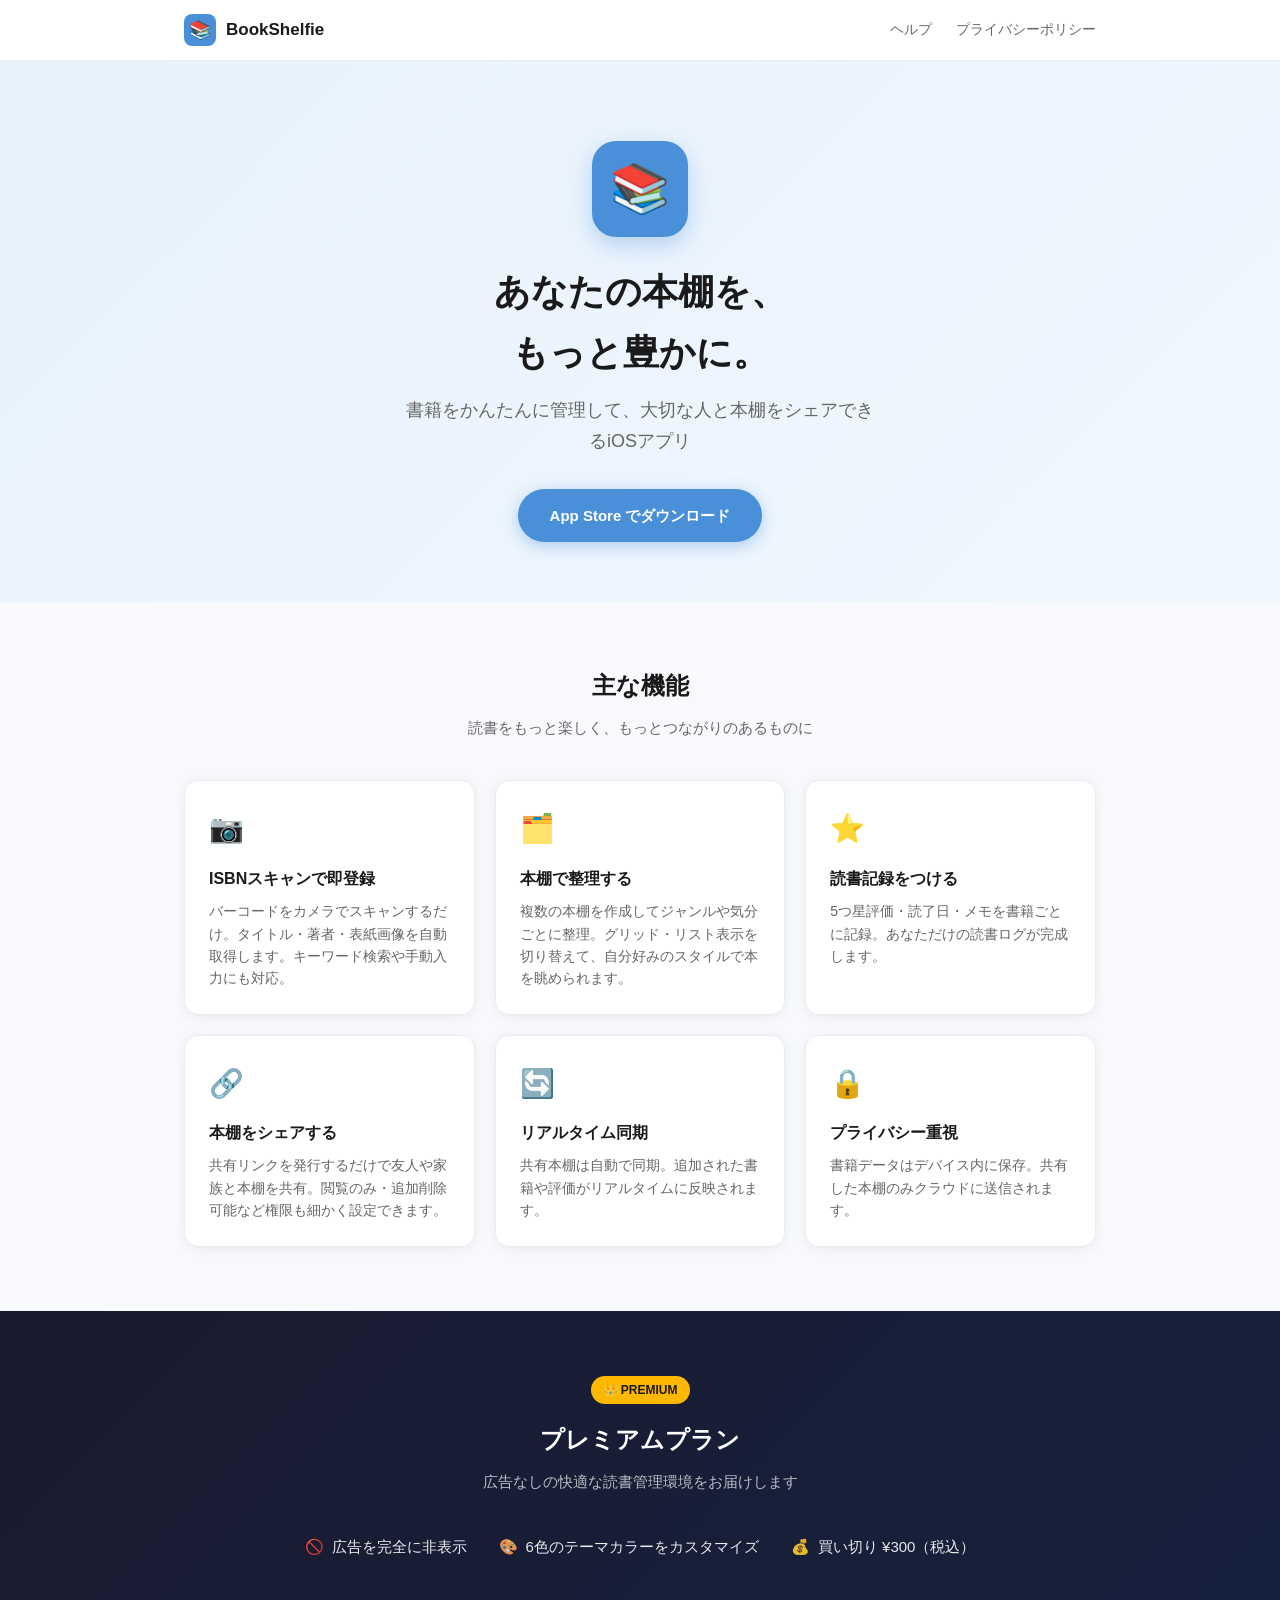
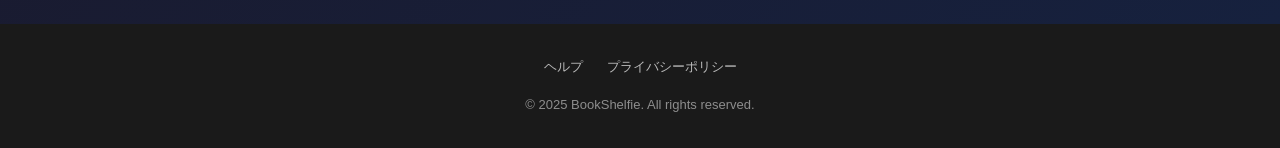
<file: index.html>
<!DOCTYPE html>
<html lang="ja">
<head>
  <meta charset="UTF-8">
  <meta name="viewport" content="width=device-width, initial-scale=1.0">
  <title>BookShelfie - あなたの本棚を、もっと豊かに</title>
  <meta name="description" content="BookShelfieは、書籍をかんたんに管理して大切な人と本棚をシェアできるiOSアプリです。">
  <link rel="stylesheet" href="style.css">
</head>
<body>

<header>
  <div class="header-inner">
    <a href="index.html" class="logo">
      <div class="logo-icon">📚</div>
      <span class="logo-name">BookShelfie</span>
    </a>
    <nav>
      <a href="help.html">ヘルプ</a>
      <a href="privacy.html">プライバシーポリシー</a>
    </nav>
  </div>
</header>

<section class="hero">
  <div class="container">
    <div class="hero-icon">📚</div>
    <h1>あなたの本棚を、<br>もっと豊かに。</h1>
    <p>書籍をかんたんに管理して、大切な人と本棚をシェアできるiOSアプリ</p>
    <a href="#" class="btn">App Store でダウンロード</a>
  </div>
</section>

<section class="section">
  <div class="container">
    <h2 class="section-title">主な機能</h2>
    <p class="section-sub">読書をもっと楽しく、もっとつながりのあるものに</p>
    <div class="features">
      <div class="feature-card">
        <div class="feature-icon">📷</div>
        <h3>ISBNスキャンで即登録</h3>
        <p>バーコードをカメラでスキャンするだけ。タイトル・著者・表紙画像を自動取得します。キーワード検索や手動入力にも対応。</p>
      </div>
      <div class="feature-card">
        <div class="feature-icon">🗂️</div>
        <h3>本棚で整理する</h3>
        <p>複数の本棚を作成してジャンルや気分ごとに整理。グリッド・リスト表示を切り替えて、自分好みのスタイルで本を眺められます。</p>
      </div>
      <div class="feature-card">
        <div class="feature-icon">⭐</div>
        <h3>読書記録をつける</h3>
        <p>5つ星評価・読了日・メモを書籍ごとに記録。あなただけの読書ログが完成します。</p>
      </div>
      <div class="feature-card">
        <div class="feature-icon">🔗</div>
        <h3>本棚をシェアする</h3>
        <p>共有リンクを発行するだけで友人や家族と本棚を共有。閲覧のみ・追加削除可能など権限も細かく設定できます。</p>
      </div>
      <div class="feature-card">
        <div class="feature-icon">🔄</div>
        <h3>リアルタイム同期</h3>
        <p>共有本棚は自動で同期。追加された書籍や評価がリアルタイムに反映されます。</p>
      </div>
      <div class="feature-card">
        <div class="feature-icon">🔒</div>
        <h3>プライバシー重視</h3>
        <p>書籍データはデバイス内に保存。共有した本棚のみクラウドに送信されます。</p>
      </div>
    </div>
  </div>
</section>

<section class="premium-section">
  <div class="container">
    <div class="premium-badge">👑 PREMIUM</div>
    <h2 class="section-title">プレミアムプラン</h2>
    <p class="section-sub">広告なしの快適な読書管理環境をお届けします</p>
    <div class="premium-features">
      <div class="premium-feature">
        <span>🚫</span>
        <span>広告を完全に非表示</span>
      </div>
      <div class="premium-feature">
        <span>🎨</span>
        <span>6色のテーマカラーをカスタマイズ</span>
      </div>
      <div class="premium-feature">
        <span>💰</span>
        <span>買い切り ¥300（税込）</span>
      </div>
    </div>
  </div>
</section>

<footer>
  <div class="footer-links">
    <a href="help.html">ヘルプ</a>
    <a href="privacy.html">プライバシーポリシー</a>
  </div>
  <p>© 2025 BookShelfie. All rights reserved.</p>
</footer>

</body>
</html>
</file>
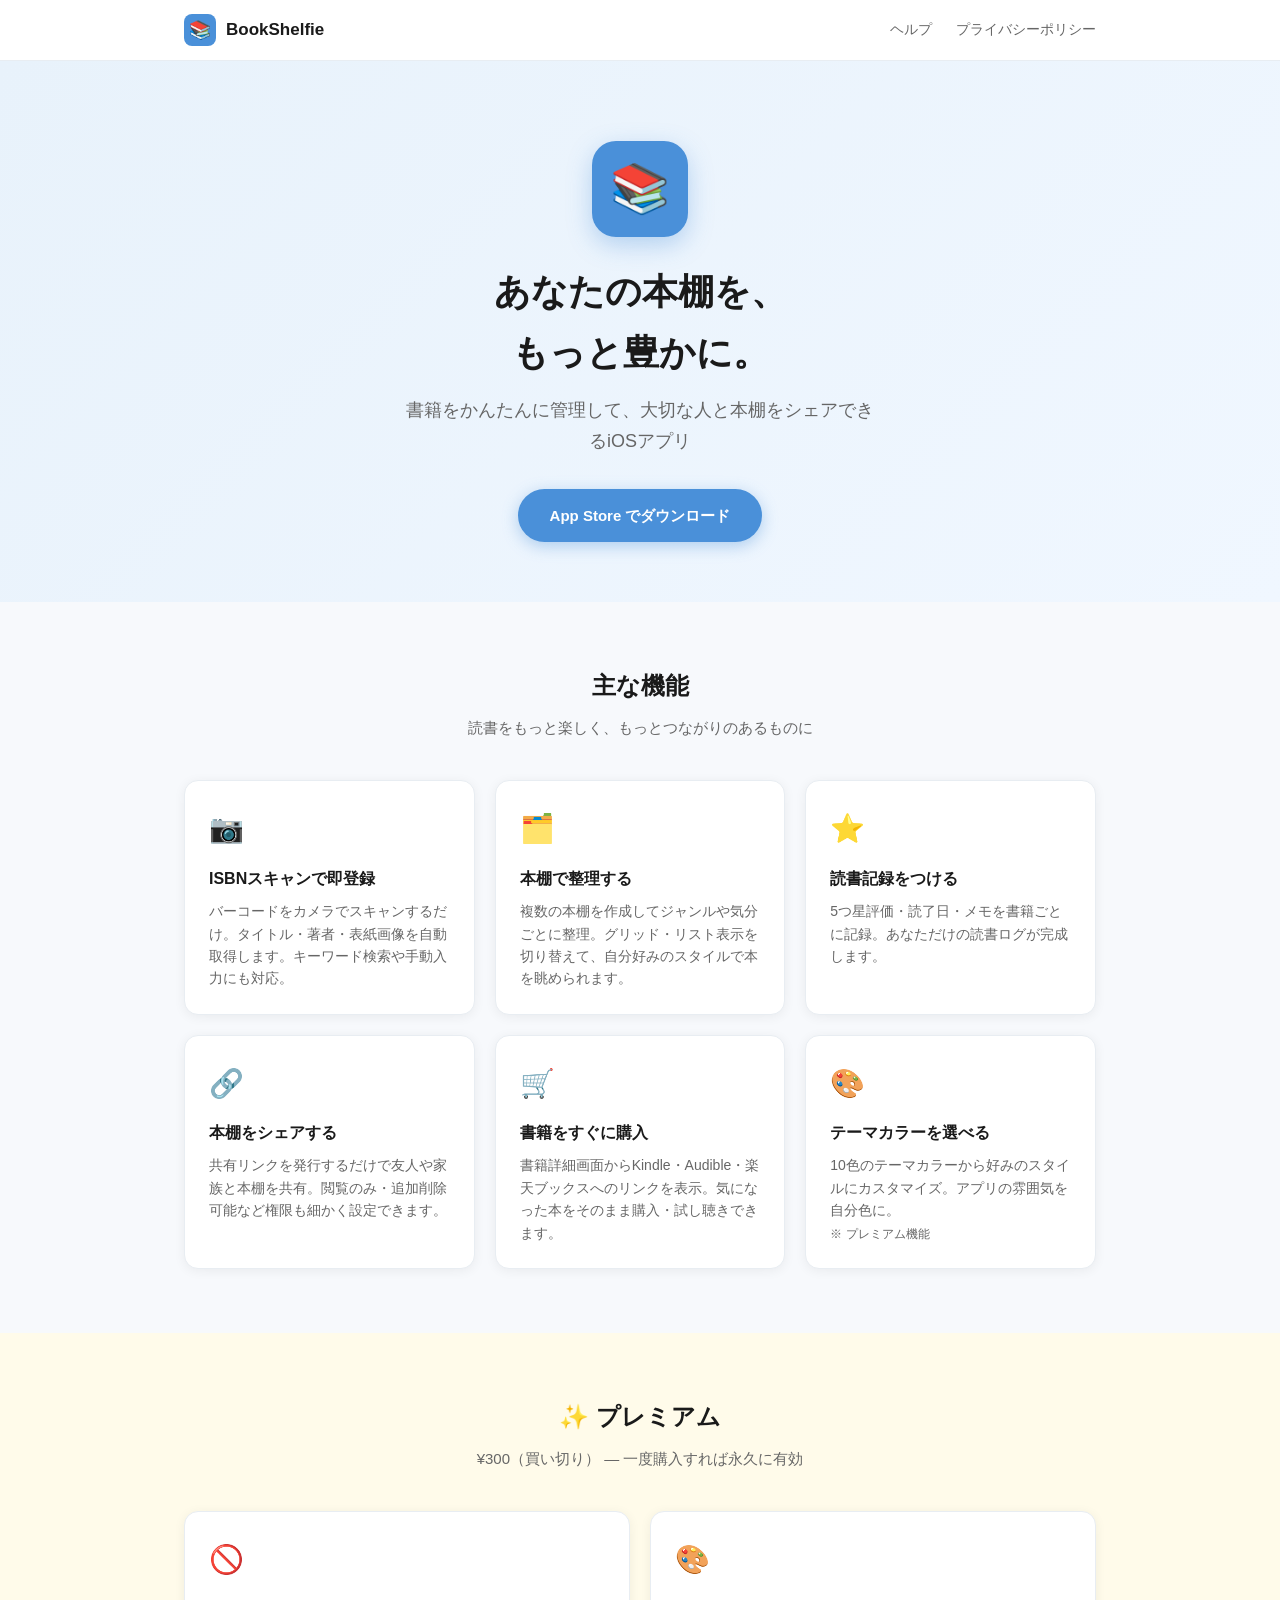
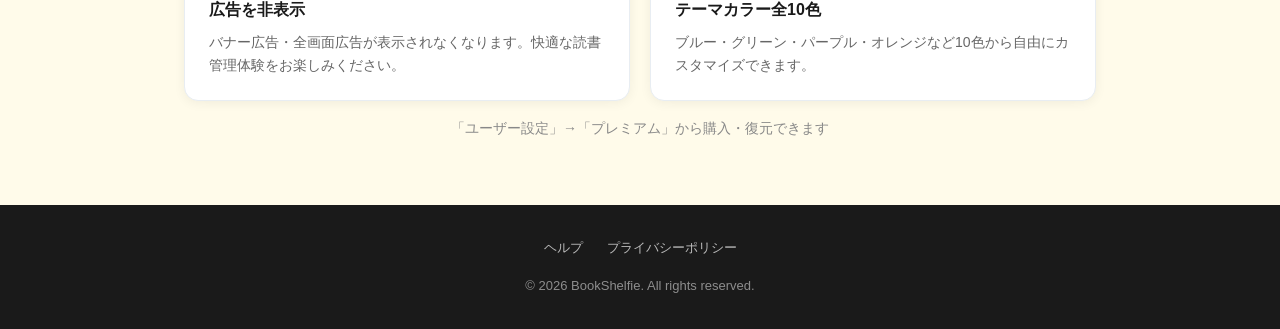
<file: docs/index.html>
<!DOCTYPE html>
<html lang="ja">
<head>
  <meta charset="UTF-8">
  <meta name="viewport" content="width=device-width, initial-scale=1.0">
  <title>BookShelfie - あなたの本棚を、もっと豊かに</title>
  <meta name="description" content="BookShelfieは、書籍をかんたんに管理して大切な人と本棚をシェアできるiOSアプリです。">
  <link rel="stylesheet" href="style.css">
</head>
<body>

<header>
  <div class="header-inner">
    <a href="index.html" class="logo">
      <div class="logo-icon">📚</div>
      <span class="logo-name">BookShelfie</span>
    </a>
    <nav>
      <a href="help.html">ヘルプ</a>
      <a href="privacy.html">プライバシーポリシー</a>
    </nav>
  </div>
</header>

<section class="hero">
  <div class="container">
    <div class="hero-icon">📚</div>
    <h1>あなたの本棚を、<br>もっと豊かに。</h1>
    <p>書籍をかんたんに管理して、大切な人と本棚をシェアできるiOSアプリ</p>
    <a href="#" class="btn">App Store でダウンロード</a>
  </div>
</section>

<section class="section">
  <div class="container">
    <h2 class="section-title">主な機能</h2>
    <p class="section-sub">読書をもっと楽しく、もっとつながりのあるものに</p>
    <div class="features">
      <div class="feature-card">
        <div class="feature-icon">📷</div>
        <h3>ISBNスキャンで即登録</h3>
        <p>バーコードをカメラでスキャンするだけ。タイトル・著者・表紙画像を自動取得します。キーワード検索や手動入力にも対応。</p>
      </div>
      <div class="feature-card">
        <div class="feature-icon">🗂️</div>
        <h3>本棚で整理する</h3>
        <p>複数の本棚を作成してジャンルや気分ごとに整理。グリッド・リスト表示を切り替えて、自分好みのスタイルで本を眺められます。</p>
      </div>
      <div class="feature-card">
        <div class="feature-icon">⭐</div>
        <h3>読書記録をつける</h3>
        <p>5つ星評価・読了日・メモを書籍ごとに記録。あなただけの読書ログが完成します。</p>
      </div>
      <div class="feature-card">
        <div class="feature-icon">🔗</div>
        <h3>本棚をシェアする</h3>
        <p>共有リンクを発行するだけで友人や家族と本棚を共有。閲覧のみ・追加削除可能など権限も細かく設定できます。</p>
      </div>
      <div class="feature-card">
        <div class="feature-icon">🛒</div>
        <h3>書籍をすぐに購入</h3>
        <p>書籍詳細画面からKindle・Audible・楽天ブックスへのリンクを表示。気になった本をそのまま購入・試し聴きできます。</p>
      </div>
      <div class="feature-card">
        <div class="feature-icon">🎨</div>
        <h3>テーマカラーを選べる</h3>
        <p>10色のテーマカラーから好みのスタイルにカスタマイズ。アプリの雰囲気を自分色に。<br><small>※ プレミアム機能</small></p>
      </div>
    </div>
  </div>
</section>

<section class="section" style="background:#FFFBEA;">
  <div class="container">
    <h2 class="section-title">✨ プレミアム</h2>
    <p class="section-sub">¥300（買い切り） — 一度購入すれば永久に有効</p>
    <div class="features">
      <div class="feature-card">
        <div class="feature-icon">🚫</div>
        <h3>広告を非表示</h3>
        <p>バナー広告・全画面広告が表示されなくなります。快適な読書管理体験をお楽しみください。</p>
      </div>
      <div class="feature-card">
        <div class="feature-icon">🎨</div>
        <h3>テーマカラー全10色</h3>
        <p>ブルー・グリーン・パープル・オレンジなど10色から自由にカスタマイズできます。</p>
      </div>
    </div>
    <p style="text-align:center;margin-top:16px;font-size:14px;color:#888;">「ユーザー設定」→「プレミアム」から購入・復元できます</p>
  </div>
</section>

<footer>
  <div class="footer-links">
    <a href="help.html">ヘルプ</a>
    <a href="privacy.html">プライバシーポリシー</a>
  </div>
  <p>© 2026 BookShelfie. All rights reserved.</p>
</footer>

</body>
</html>
</file>
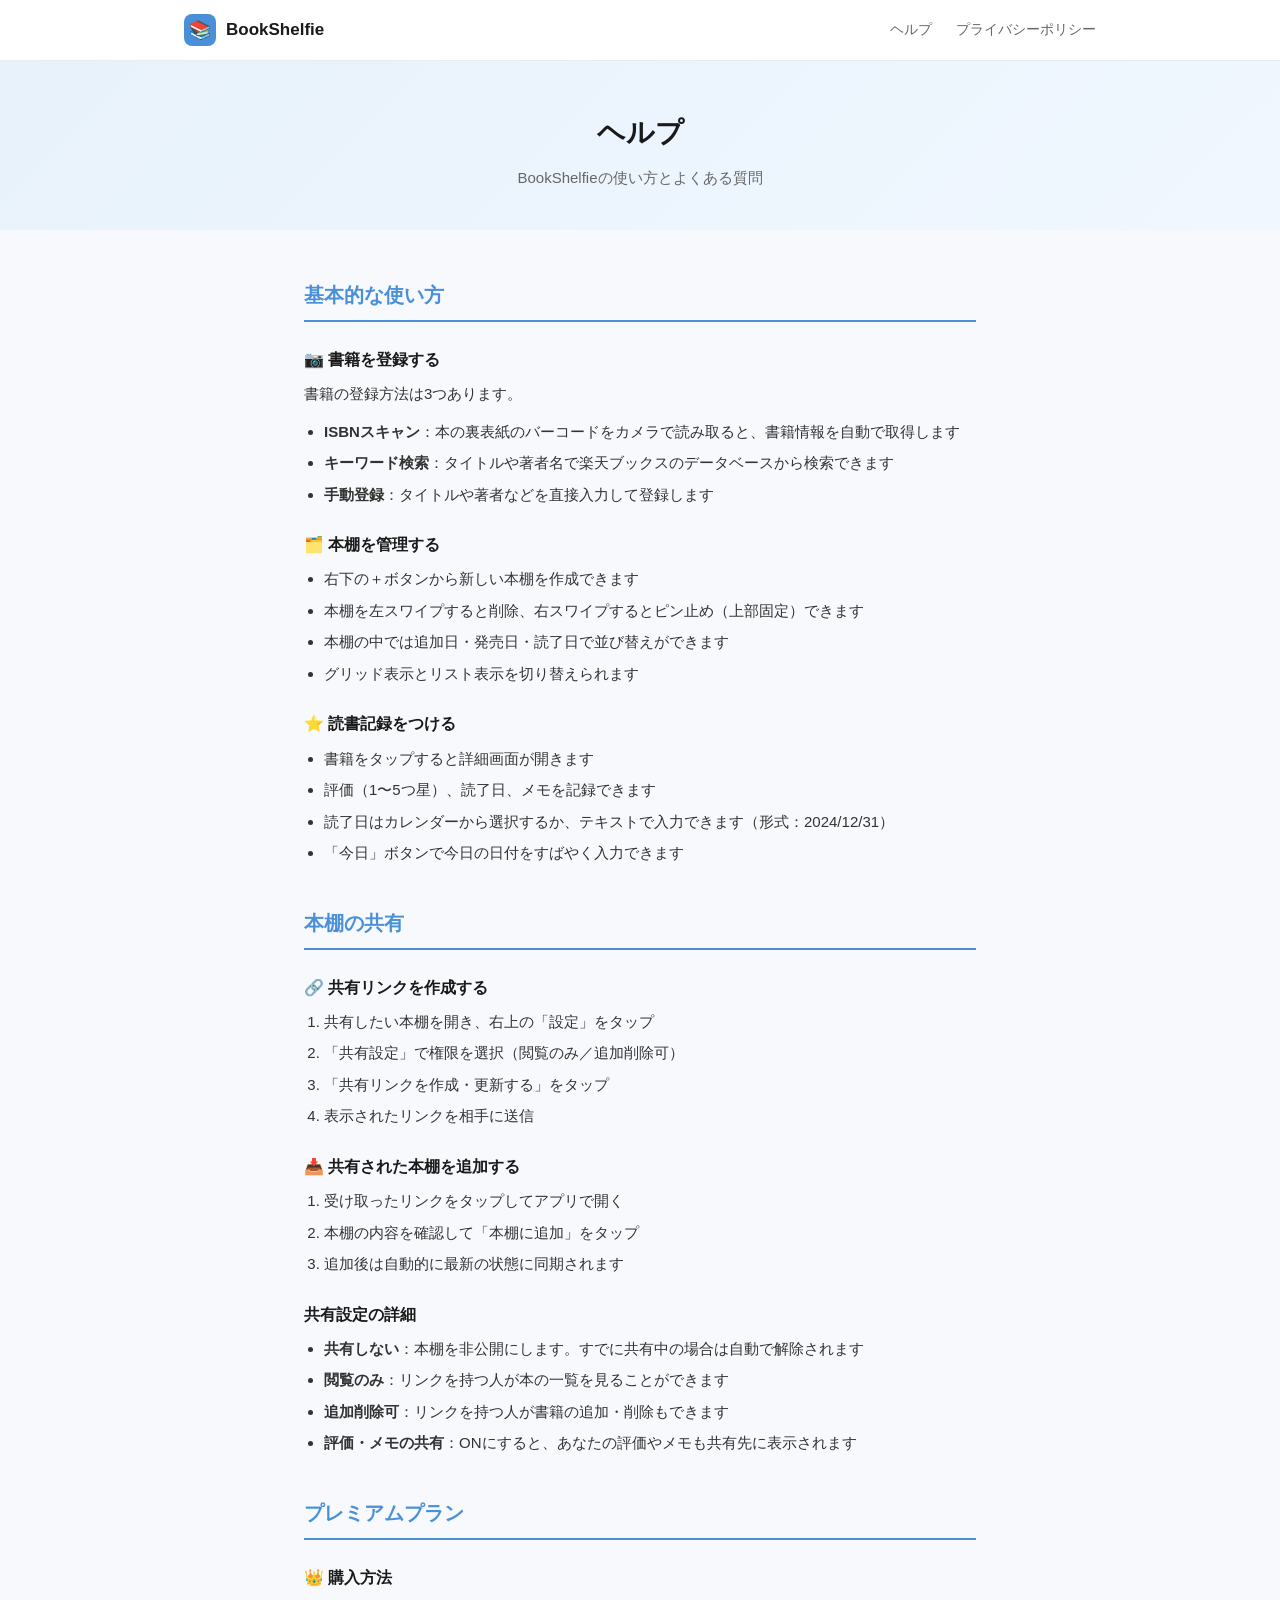
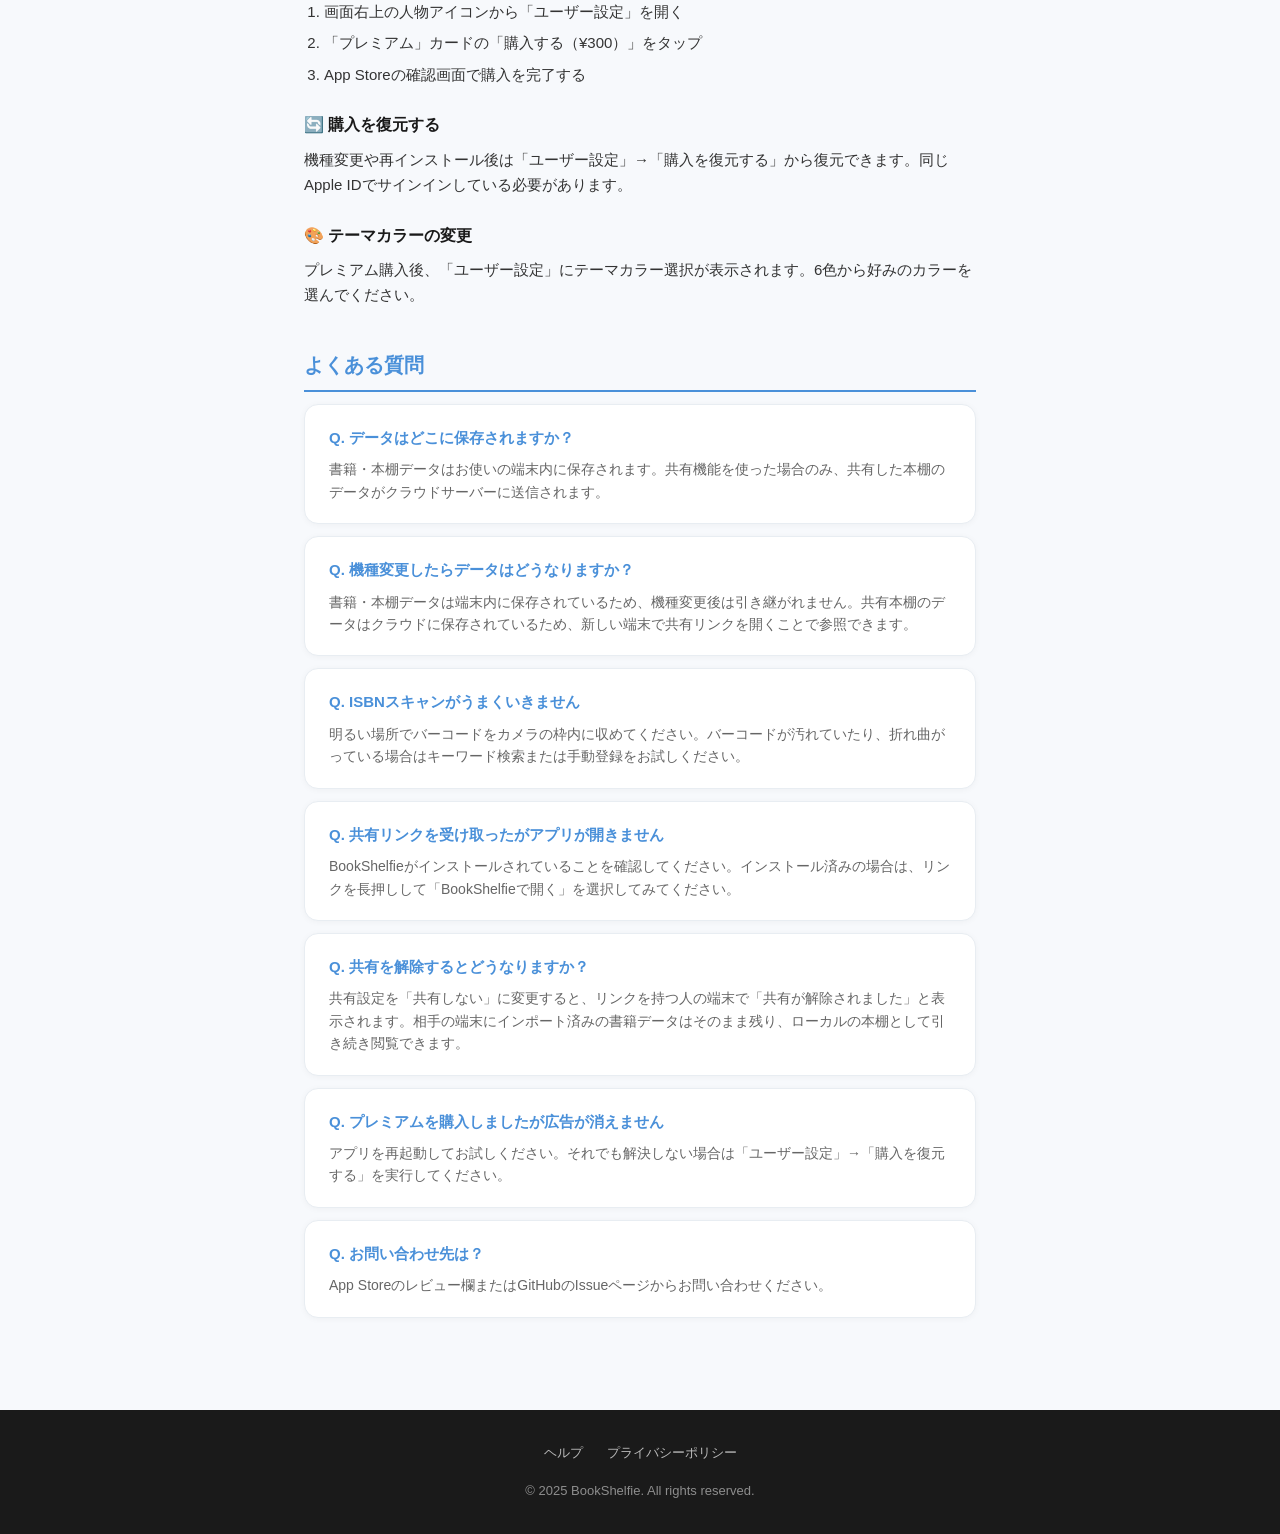
<file: help.html>
<!DOCTYPE html>
<html lang="ja">
<head>
  <meta charset="UTF-8">
  <meta name="viewport" content="width=device-width, initial-scale=1.0">
  <title>ヘルプ - BookShelfie</title>
  <meta name="description" content="BookShelfieの使い方・よくある質問">
  <link rel="stylesheet" href="style.css">
</head>
<body>

<header>
  <div class="header-inner">
    <a href="index.html" class="logo">
      <div class="logo-icon">📚</div>
      <span class="logo-name">BookShelfie</span>
    </a>
    <nav>
      <a href="help.html">ヘルプ</a>
      <a href="privacy.html">プライバシーポリシー</a>
    </nav>
  </div>
</header>

<div class="page-hero">
  <div class="container">
    <h1>ヘルプ</h1>
    <p>BookShelfieの使い方とよくある質問</p>
  </div>
</div>

<div class="content">

  <h2>基本的な使い方</h2>

  <h3>📷 書籍を登録する</h3>
  <p>書籍の登録方法は3つあります。</p>
  <ul>
    <li><strong>ISBNスキャン</strong>：本の裏表紙のバーコードをカメラで読み取ると、書籍情報を自動で取得します</li>
    <li><strong>キーワード検索</strong>：タイトルや著者名で楽天ブックスのデータベースから検索できます</li>
    <li><strong>手動登録</strong>：タイトルや著者などを直接入力して登録します</li>
  </ul>

  <h3>🗂️ 本棚を管理する</h3>
  <ul>
    <li>右下の＋ボタンから新しい本棚を作成できます</li>
    <li>本棚を左スワイプすると削除、右スワイプするとピン止め（上部固定）できます</li>
    <li>本棚の中では追加日・発売日・読了日で並び替えができます</li>
    <li>グリッド表示とリスト表示を切り替えられます</li>
  </ul>

  <h3>⭐ 読書記録をつける</h3>
  <ul>
    <li>書籍をタップすると詳細画面が開きます</li>
    <li>評価（1〜5つ星）、読了日、メモを記録できます</li>
    <li>読了日はカレンダーから選択するか、テキストで入力できます（形式：2024/12/31）</li>
    <li>「今日」ボタンで今日の日付をすばやく入力できます</li>
  </ul>

  <h2>本棚の共有</h2>

  <h3>🔗 共有リンクを作成する</h3>
  <ol>
    <li>共有したい本棚を開き、右上の「設定」をタップ</li>
    <li>「共有設定」で権限を選択（閲覧のみ／追加削除可）</li>
    <li>「共有リンクを作成・更新する」をタップ</li>
    <li>表示されたリンクを相手に送信</li>
  </ol>

  <h3>📥 共有された本棚を追加する</h3>
  <ol>
    <li>受け取ったリンクをタップしてアプリで開く</li>
    <li>本棚の内容を確認して「本棚に追加」をタップ</li>
    <li>追加後は自動的に最新の状態に同期されます</li>
  </ol>

  <h3>共有設定の詳細</h3>
  <ul>
    <li><strong>共有しない</strong>：本棚を非公開にします。すでに共有中の場合は自動で解除されます</li>
    <li><strong>閲覧のみ</strong>：リンクを持つ人が本の一覧を見ることができます</li>
    <li><strong>追加削除可</strong>：リンクを持つ人が書籍の追加・削除もできます</li>
    <li><strong>評価・メモの共有</strong>：ONにすると、あなたの評価やメモも共有先に表示されます</li>
  </ul>

  <h2>プレミアムプラン</h2>

  <h3>👑 購入方法</h3>
  <ol>
    <li>画面右上の人物アイコンから「ユーザー設定」を開く</li>
    <li>「プレミアム」カードの「購入する（¥300）」をタップ</li>
    <li>App Storeの確認画面で購入を完了する</li>
  </ol>

  <h3>🔄 購入を復元する</h3>
  <p>機種変更や再インストール後は「ユーザー設定」→「購入を復元する」から復元できます。同じApple IDでサインインしている必要があります。</p>

  <h3>🎨 テーマカラーの変更</h3>
  <p>プレミアム購入後、「ユーザー設定」にテーマカラー選択が表示されます。6色から好みのカラーを選んでください。</p>

  <h2>よくある質問</h2>

  <div class="faq-item">
    <div class="faq-q">Q. データはどこに保存されますか？</div>
    <div class="faq-a">書籍・本棚データはお使いの端末内に保存されます。共有機能を使った場合のみ、共有した本棚のデータがクラウドサーバーに送信されます。</div>
  </div>

  <div class="faq-item">
    <div class="faq-q">Q. 機種変更したらデータはどうなりますか？</div>
    <div class="faq-a">書籍・本棚データは端末内に保存されているため、機種変更後は引き継がれません。共有本棚のデータはクラウドに保存されているため、新しい端末で共有リンクを開くことで参照できます。</div>
  </div>

  <div class="faq-item">
    <div class="faq-q">Q. ISBNスキャンがうまくいきません</div>
    <div class="faq-a">明るい場所でバーコードをカメラの枠内に収めてください。バーコードが汚れていたり、折れ曲がっている場合はキーワード検索または手動登録をお試しください。</div>
  </div>

  <div class="faq-item">
    <div class="faq-q">Q. 共有リンクを受け取ったがアプリが開きません</div>
    <div class="faq-a">BookShelfieがインストールされていることを確認してください。インストール済みの場合は、リンクを長押しして「BookShelfieで開く」を選択してみてください。</div>
  </div>

  <div class="faq-item">
    <div class="faq-q">Q. 共有を解除するとどうなりますか？</div>
    <div class="faq-a">共有設定を「共有しない」に変更すると、リンクを持つ人の端末で「共有が解除されました」と表示されます。相手の端末にインポート済みの書籍データはそのまま残り、ローカルの本棚として引き続き閲覧できます。</div>
  </div>

  <div class="faq-item">
    <div class="faq-q">Q. プレミアムを購入しましたが広告が消えません</div>
    <div class="faq-a">アプリを再起動してお試しください。それでも解決しない場合は「ユーザー設定」→「購入を復元する」を実行してください。</div>
  </div>

  <div class="faq-item">
    <div class="faq-q">Q. お問い合わせ先は？</div>
    <div class="faq-a">App Storeのレビュー欄またはGitHubのIssueページからお問い合わせください。</div>
  </div>

</div>

<footer>
  <div class="footer-links">
    <a href="help.html">ヘルプ</a>
    <a href="privacy.html">プライバシーポリシー</a>
  </div>
  <p>© 2025 BookShelfie. All rights reserved.</p>
</footer>

</body>
</html>
</file>
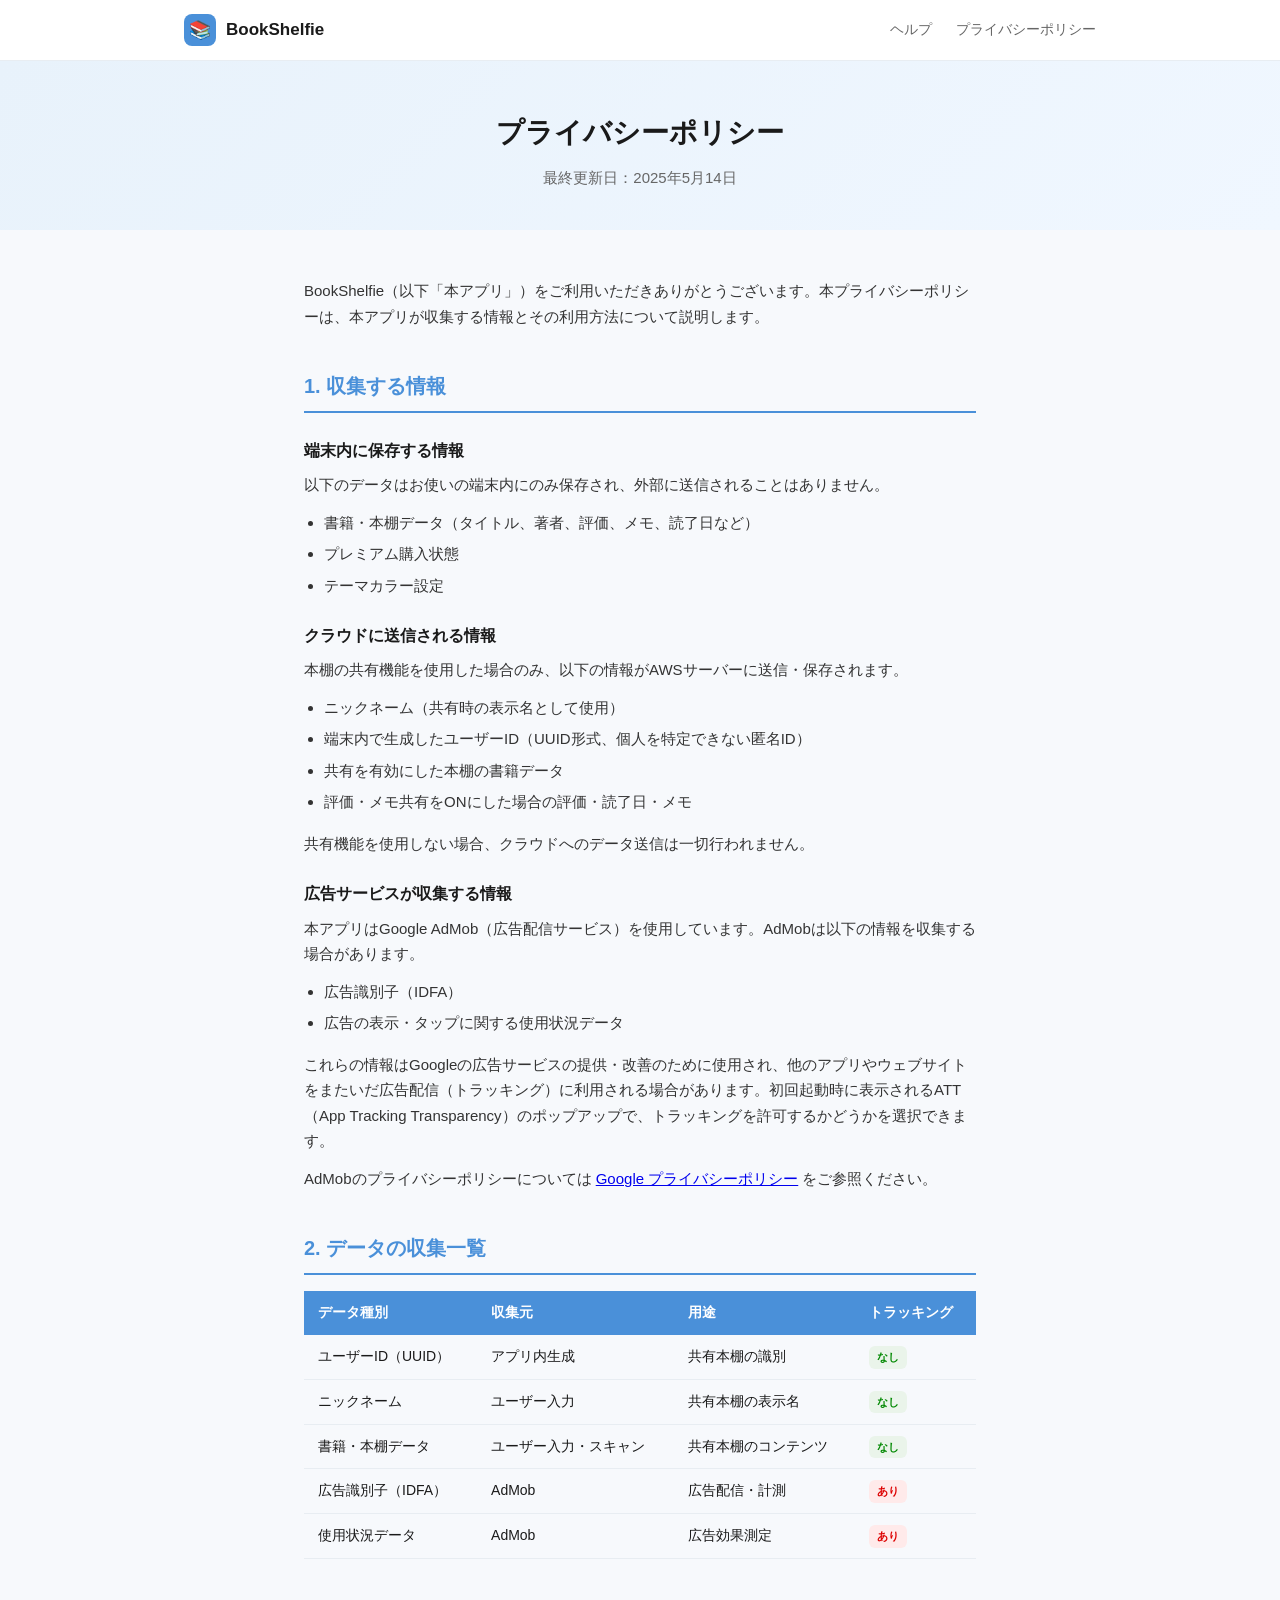
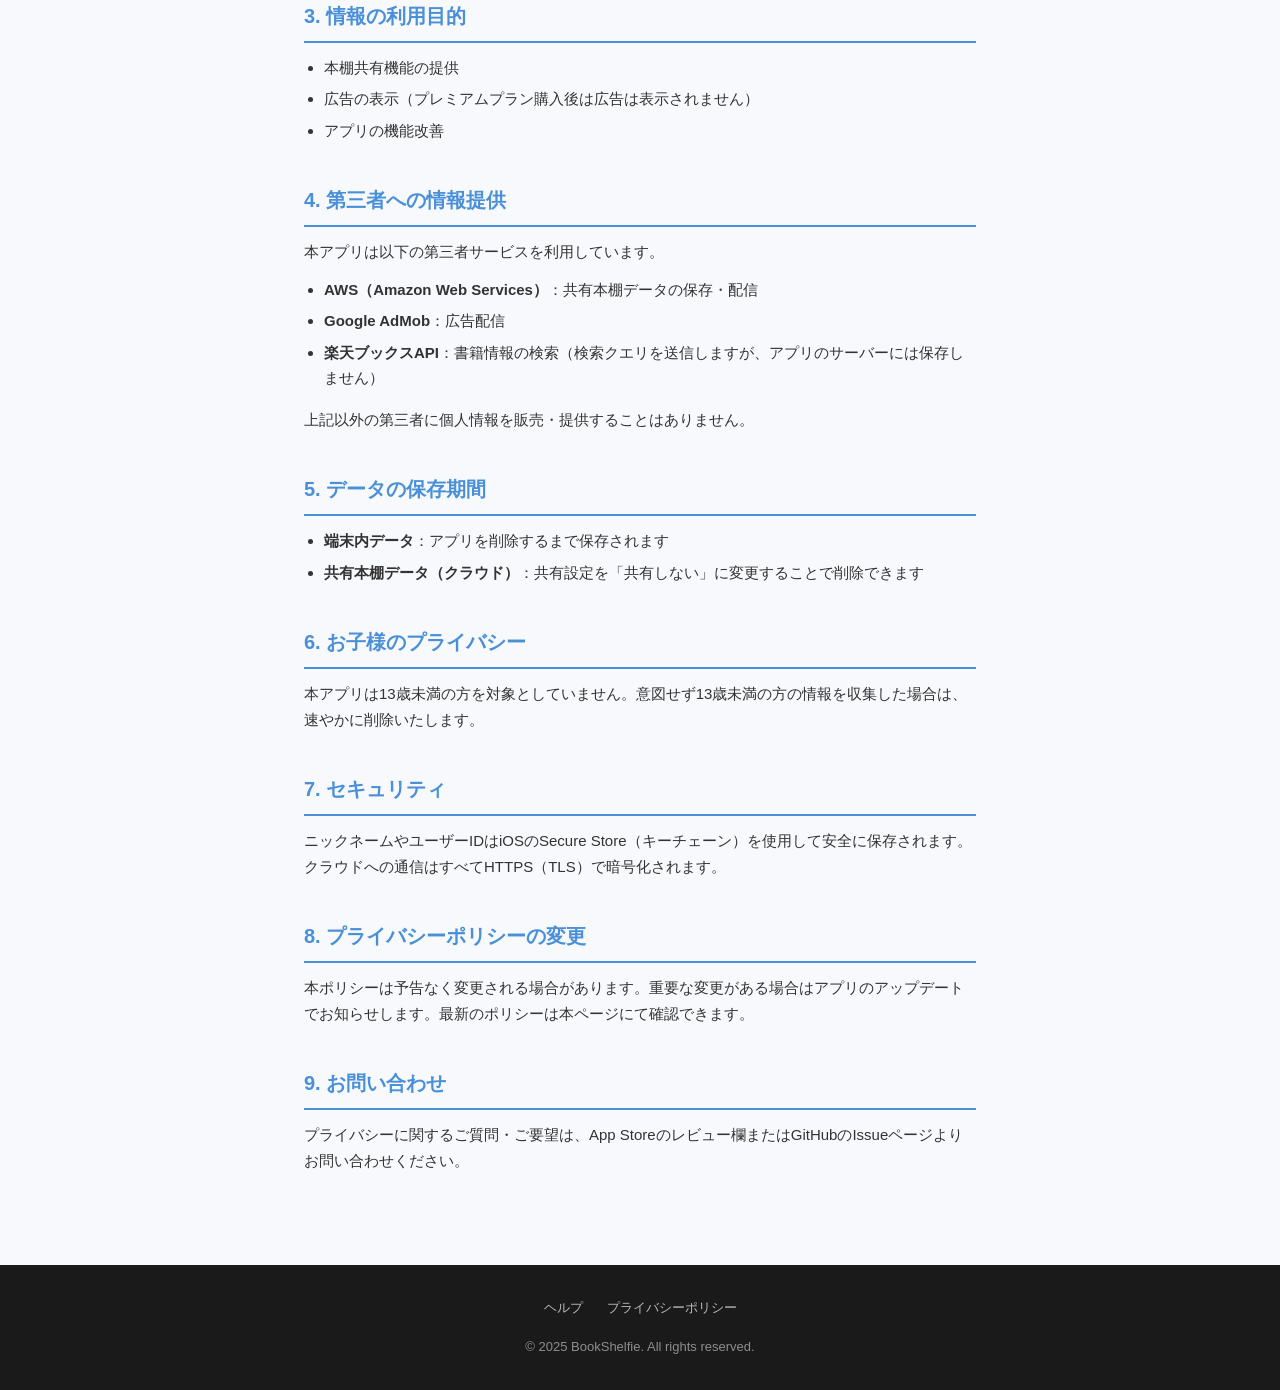
<file: privacy.html>
<!DOCTYPE html>
<html lang="ja">
<head>
  <meta charset="UTF-8">
  <meta name="viewport" content="width=device-width, initial-scale=1.0">
  <title>プライバシーポリシー - BookShelfie</title>
  <meta name="description" content="BookShelfieのプライバシーポリシー">
  <link rel="stylesheet" href="style.css">
</head>
<body>

<header>
  <div class="header-inner">
    <a href="index.html" class="logo">
      <div class="logo-icon">📚</div>
      <span class="logo-name">BookShelfie</span>
    </a>
    <nav>
      <a href="help.html">ヘルプ</a>
      <a href="privacy.html">プライバシーポリシー</a>
    </nav>
  </div>
</header>

<div class="page-hero">
  <div class="container">
    <h1>プライバシーポリシー</h1>
    <p>最終更新日：2025年5月14日</p>
  </div>
</div>

<div class="content">

  <p>BookShelfie（以下「本アプリ」）をご利用いただきありがとうございます。本プライバシーポリシーは、本アプリが収集する情報とその利用方法について説明します。</p>

  <h2>1. 収集する情報</h2>

  <h3>端末内に保存する情報</h3>
  <p>以下のデータはお使いの端末内にのみ保存され、外部に送信されることはありません。</p>
  <ul>
    <li>書籍・本棚データ（タイトル、著者、評価、メモ、読了日など）</li>
    <li>プレミアム購入状態</li>
    <li>テーマカラー設定</li>
  </ul>

  <h3>クラウドに送信される情報</h3>
  <p>本棚の共有機能を使用した場合のみ、以下の情報がAWSサーバーに送信・保存されます。</p>
  <ul>
    <li>ニックネーム（共有時の表示名として使用）</li>
    <li>端末内で生成したユーザーID（UUID形式、個人を特定できない匿名ID）</li>
    <li>共有を有効にした本棚の書籍データ</li>
    <li>評価・メモ共有をONにした場合の評価・読了日・メモ</li>
  </ul>
  <p>共有機能を使用しない場合、クラウドへのデータ送信は一切行われません。</p>

  <h3>広告サービスが収集する情報</h3>
  <p>本アプリはGoogle AdMob（広告配信サービス）を使用しています。AdMobは以下の情報を収集する場合があります。</p>
  <ul>
    <li>広告識別子（IDFA）</li>
    <li>広告の表示・タップに関する使用状況データ</li>
  </ul>
  <p>これらの情報はGoogleの広告サービスの提供・改善のために使用され、他のアプリやウェブサイトをまたいだ広告配信（トラッキング）に利用される場合があります。初回起動時に表示されるATT（App Tracking Transparency）のポップアップで、トラッキングを許可するかどうかを選択できます。</p>
  <p>AdMobのプライバシーポリシーについては <a href="https://policies.google.com/privacy" target="_blank">Google プライバシーポリシー</a> をご参照ください。</p>

  <h2>2. データの収集一覧</h2>

  <table class="data-table">
    <thead>
      <tr>
        <th>データ種別</th>
        <th>収集元</th>
        <th>用途</th>
        <th>トラッキング</th>
      </tr>
    </thead>
    <tbody>
      <tr>
        <td>ユーザーID（UUID）</td>
        <td>アプリ内生成</td>
        <td>共有本棚の識別</td>
        <td><span class="badge badge-no">なし</span></td>
      </tr>
      <tr>
        <td>ニックネーム</td>
        <td>ユーザー入力</td>
        <td>共有本棚の表示名</td>
        <td><span class="badge badge-no">なし</span></td>
      </tr>
      <tr>
        <td>書籍・本棚データ</td>
        <td>ユーザー入力・スキャン</td>
        <td>共有本棚のコンテンツ</td>
        <td><span class="badge badge-no">なし</span></td>
      </tr>
      <tr>
        <td>広告識別子（IDFA）</td>
        <td>AdMob</td>
        <td>広告配信・計測</td>
        <td><span class="badge badge-yes">あり</span></td>
      </tr>
      <tr>
        <td>使用状況データ</td>
        <td>AdMob</td>
        <td>広告効果測定</td>
        <td><span class="badge badge-yes">あり</span></td>
      </tr>
    </tbody>
  </table>

  <h2>3. 情報の利用目的</h2>
  <ul>
    <li>本棚共有機能の提供</li>
    <li>広告の表示（プレミアムプラン購入後は広告は表示されません）</li>
    <li>アプリの機能改善</li>
  </ul>

  <h2>4. 第三者への情報提供</h2>
  <p>本アプリは以下の第三者サービスを利用しています。</p>
  <ul>
    <li><strong>AWS（Amazon Web Services）</strong>：共有本棚データの保存・配信</li>
    <li><strong>Google AdMob</strong>：広告配信</li>
    <li><strong>楽天ブックスAPI</strong>：書籍情報の検索（検索クエリを送信しますが、アプリのサーバーには保存しません）</li>
  </ul>
  <p>上記以外の第三者に個人情報を販売・提供することはありません。</p>

  <h2>5. データの保存期間</h2>
  <ul>
    <li><strong>端末内データ</strong>：アプリを削除するまで保存されます</li>
    <li><strong>共有本棚データ（クラウド）</strong>：共有設定を「共有しない」に変更することで削除できます</li>
  </ul>

  <h2>6. お子様のプライバシー</h2>
  <p>本アプリは13歳未満の方を対象としていません。意図せず13歳未満の方の情報を収集した場合は、速やかに削除いたします。</p>

  <h2>7. セキュリティ</h2>
  <p>ニックネームやユーザーIDはiOSのSecure Store（キーチェーン）を使用して安全に保存されます。クラウドへの通信はすべてHTTPS（TLS）で暗号化されます。</p>

  <h2>8. プライバシーポリシーの変更</h2>
  <p>本ポリシーは予告なく変更される場合があります。重要な変更がある場合はアプリのアップデートでお知らせします。最新のポリシーは本ページにて確認できます。</p>

  <h2>9. お問い合わせ</h2>
  <p>プライバシーに関するご質問・ご要望は、App Storeのレビュー欄またはGitHubのIssueページよりお問い合わせください。</p>

</div>

<footer>
  <div class="footer-links">
    <a href="help.html">ヘルプ</a>
    <a href="privacy.html">プライバシーポリシー</a>
  </div>
  <p>© 2025 BookShelfie. All rights reserved.</p>
</footer>

</body>
</html>
</file>
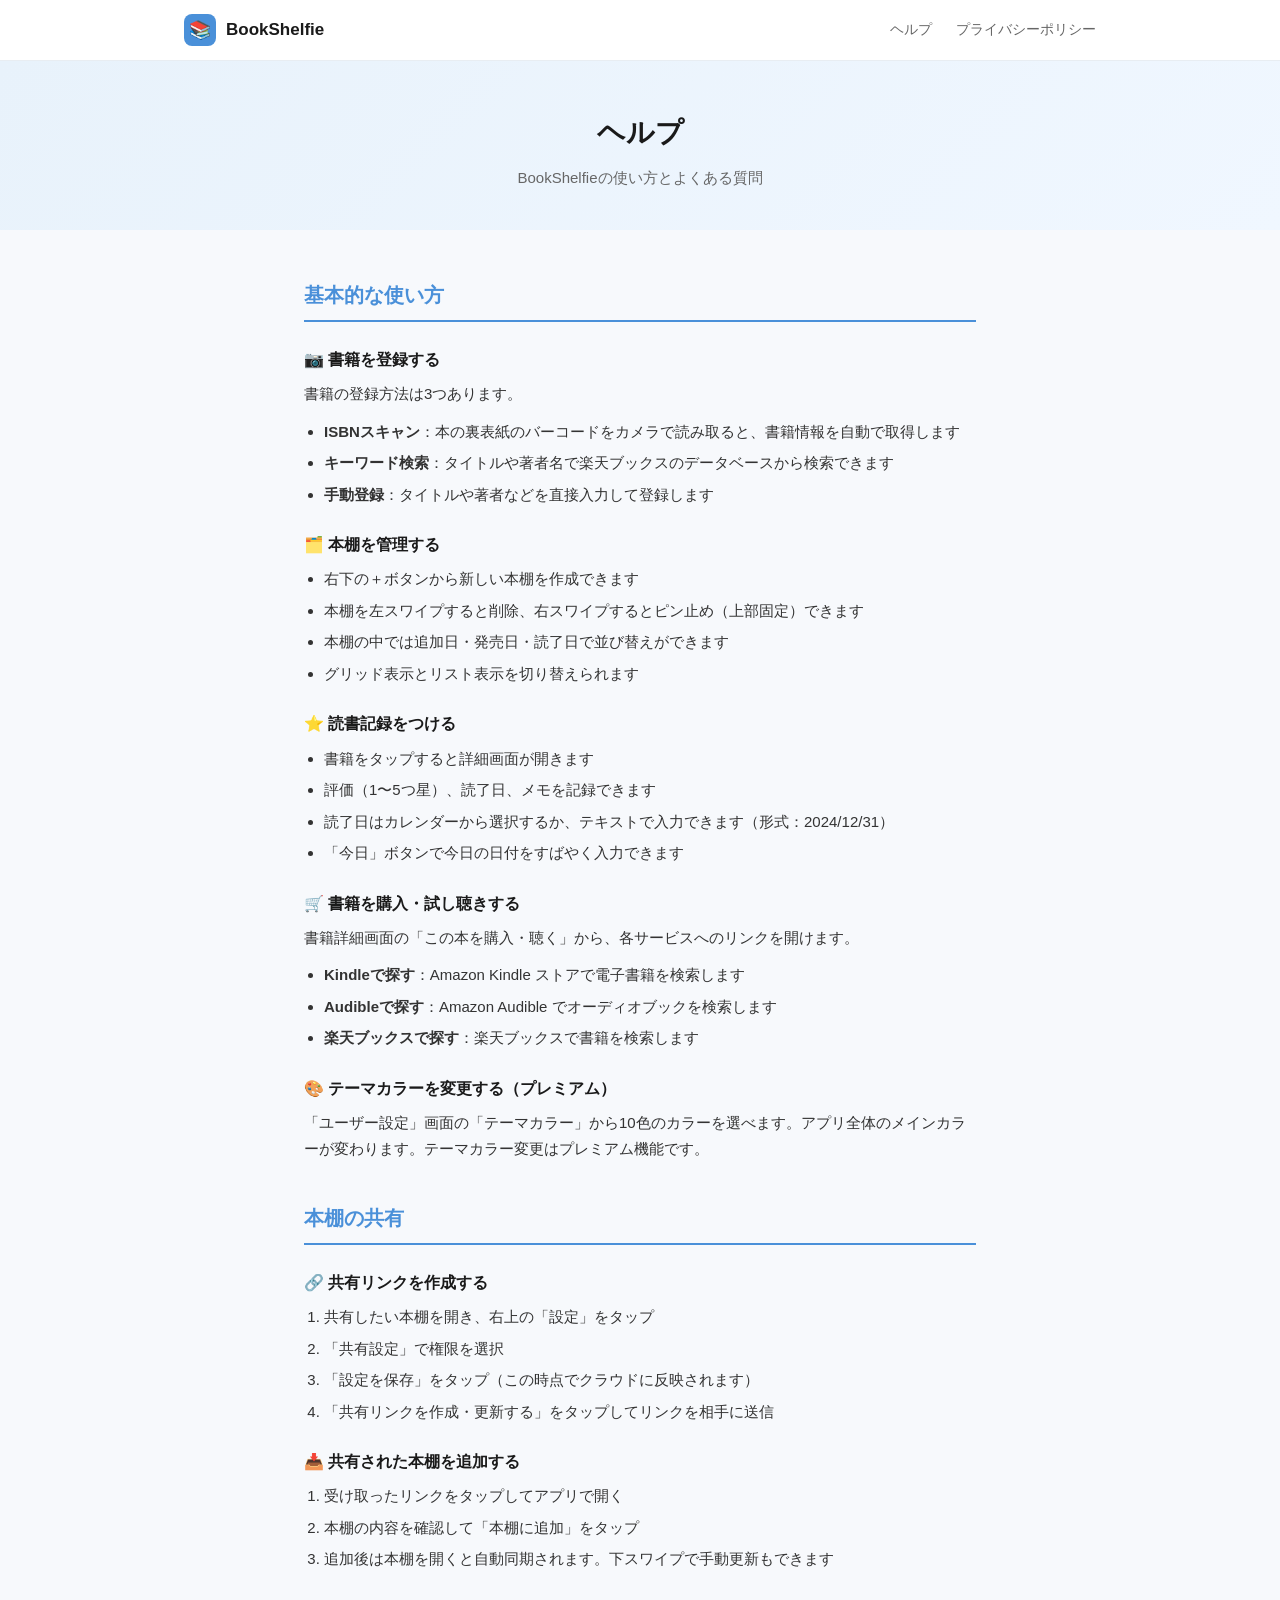
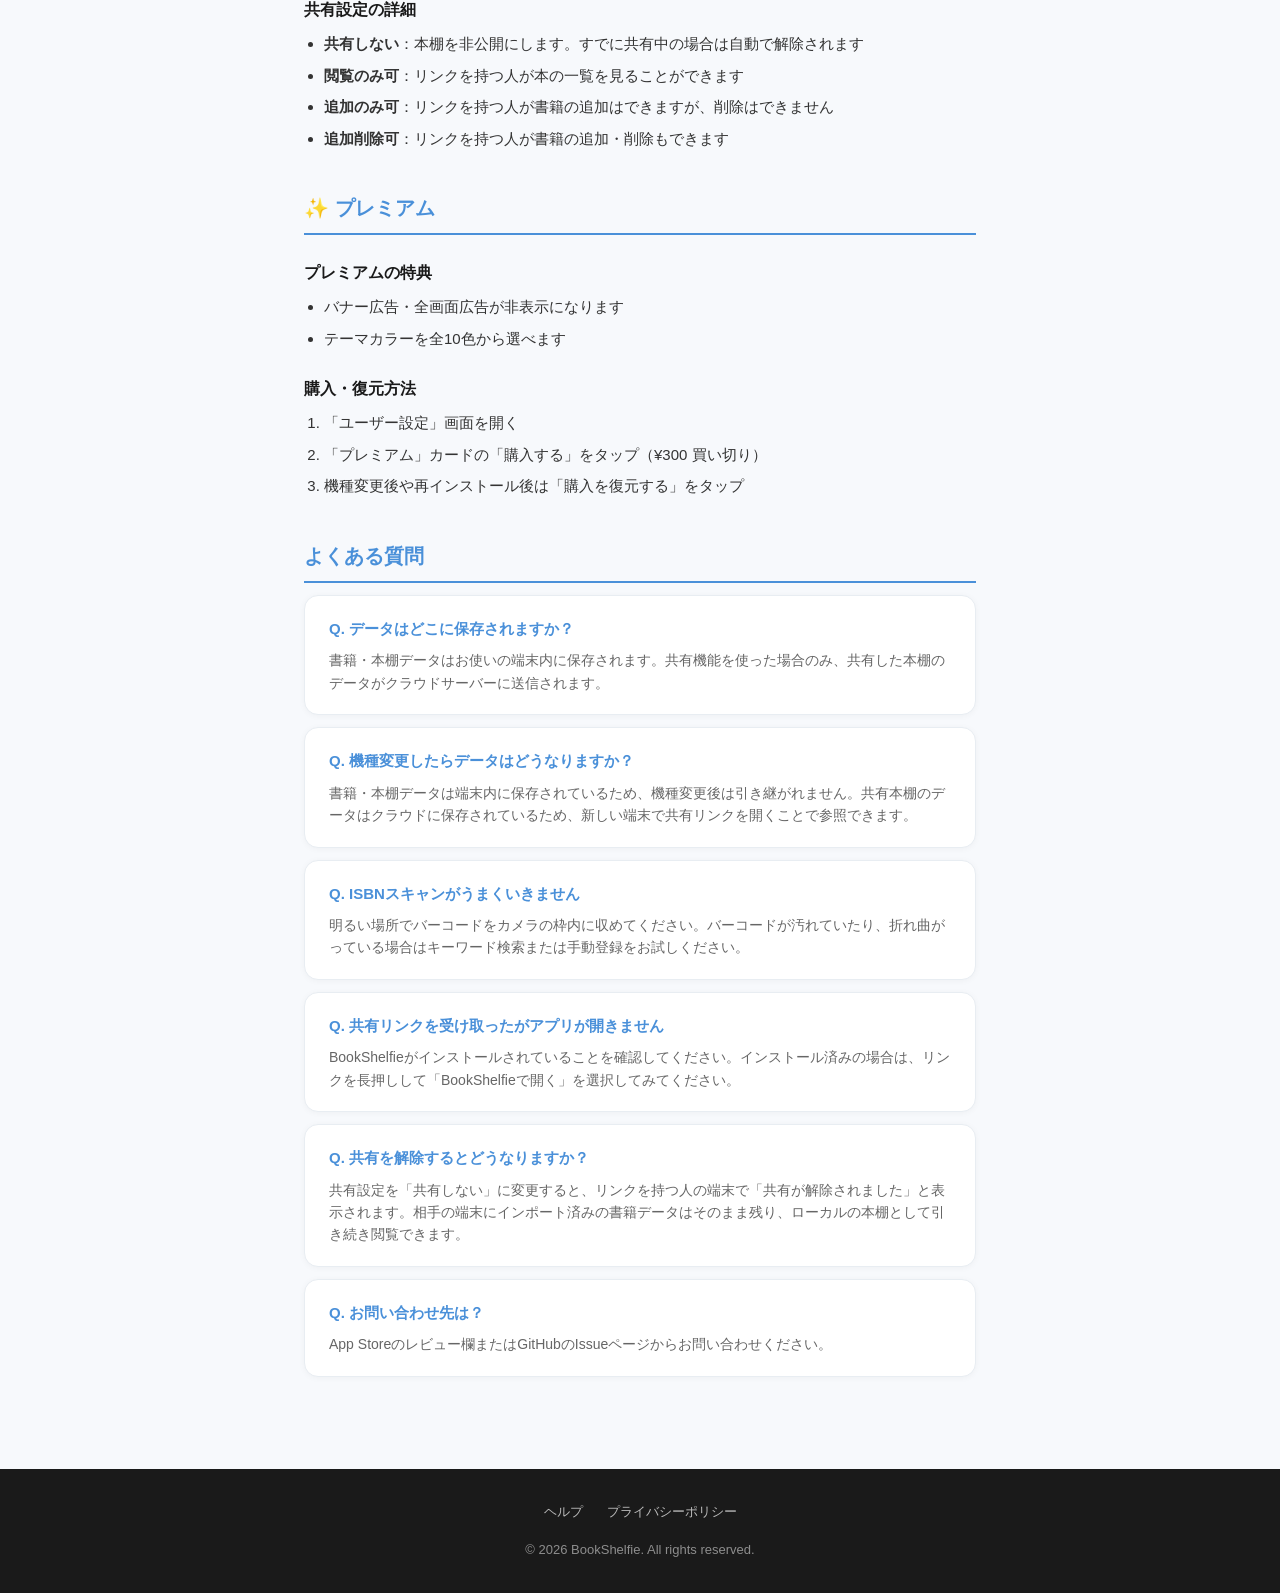
<file: docs/help.html>
<!DOCTYPE html>
<html lang="ja">
<head>
  <meta charset="UTF-8">
  <meta name="viewport" content="width=device-width, initial-scale=1.0">
  <title>ヘルプ - BookShelfie</title>
  <meta name="description" content="BookShelfieの使い方・よくある質問">
  <link rel="stylesheet" href="style.css">
</head>
<body>

<header>
  <div class="header-inner">
    <a href="index.html" class="logo">
      <div class="logo-icon">📚</div>
      <span class="logo-name">BookShelfie</span>
    </a>
    <nav>
      <a href="help.html">ヘルプ</a>
      <a href="privacy.html">プライバシーポリシー</a>
    </nav>
  </div>
</header>

<div class="page-hero">
  <div class="container">
    <h1>ヘルプ</h1>
    <p>BookShelfieの使い方とよくある質問</p>
  </div>
</div>

<div class="content">

  <h2>基本的な使い方</h2>

  <h3>📷 書籍を登録する</h3>
  <p>書籍の登録方法は3つあります。</p>
  <ul>
    <li><strong>ISBNスキャン</strong>：本の裏表紙のバーコードをカメラで読み取ると、書籍情報を自動で取得します</li>
    <li><strong>キーワード検索</strong>：タイトルや著者名で楽天ブックスのデータベースから検索できます</li>
    <li><strong>手動登録</strong>：タイトルや著者などを直接入力して登録します</li>
  </ul>

  <h3>🗂️ 本棚を管理する</h3>
  <ul>
    <li>右下の＋ボタンから新しい本棚を作成できます</li>
    <li>本棚を左スワイプすると削除、右スワイプするとピン止め（上部固定）できます</li>
    <li>本棚の中では追加日・発売日・読了日で並び替えができます</li>
    <li>グリッド表示とリスト表示を切り替えられます</li>
  </ul>

  <h3>⭐ 読書記録をつける</h3>
  <ul>
    <li>書籍をタップすると詳細画面が開きます</li>
    <li>評価（1〜5つ星）、読了日、メモを記録できます</li>
    <li>読了日はカレンダーから選択するか、テキストで入力できます（形式：2024/12/31）</li>
    <li>「今日」ボタンで今日の日付をすばやく入力できます</li>
  </ul>

  <h3>🛒 書籍を購入・試し聴きする</h3>
  <p>書籍詳細画面の「この本を購入・聴く」から、各サービスへのリンクを開けます。</p>
  <ul>
    <li><strong>Kindleで探す</strong>：Amazon Kindle ストアで電子書籍を検索します</li>
    <li><strong>Audibleで探す</strong>：Amazon Audible でオーディオブックを検索します</li>
    <li><strong>楽天ブックスで探す</strong>：楽天ブックスで書籍を検索します</li>
  </ul>

  <h3>🎨 テーマカラーを変更する（プレミアム）</h3>
  <p>「ユーザー設定」画面の「テーマカラー」から10色のカラーを選べます。アプリ全体のメインカラーが変わります。テーマカラー変更はプレミアム機能です。</p>

  <h2>本棚の共有</h2>

  <h3>🔗 共有リンクを作成する</h3>
  <ol>
    <li>共有したい本棚を開き、右上の「設定」をタップ</li>
    <li>「共有設定」で権限を選択</li>
    <li>「設定を保存」をタップ（この時点でクラウドに反映されます）</li>
    <li>「共有リンクを作成・更新する」をタップしてリンクを相手に送信</li>
  </ol>

  <h3>📥 共有された本棚を追加する</h3>
  <ol>
    <li>受け取ったリンクをタップしてアプリで開く</li>
    <li>本棚の内容を確認して「本棚に追加」をタップ</li>
    <li>追加後は本棚を開くと自動同期されます。下スワイプで手動更新もできます</li>
  </ol>

  <h3>共有設定の詳細</h3>
  <ul>
    <li><strong>共有しない</strong>：本棚を非公開にします。すでに共有中の場合は自動で解除されます</li>
    <li><strong>閲覧のみ可</strong>：リンクを持つ人が本の一覧を見ることができます</li>
    <li><strong>追加のみ可</strong>：リンクを持つ人が書籍の追加はできますが、削除はできません</li>
    <li><strong>追加削除可</strong>：リンクを持つ人が書籍の追加・削除もできます</li>
  </ul>

  <h2>✨ プレミアム</h2>

  <h3>プレミアムの特典</h3>
  <ul>
    <li>バナー広告・全画面広告が非表示になります</li>
    <li>テーマカラーを全10色から選べます</li>
  </ul>

  <h3>購入・復元方法</h3>
  <ol>
    <li>「ユーザー設定」画面を開く</li>
    <li>「プレミアム」カードの「購入する」をタップ（¥300 買い切り）</li>
    <li>機種変更後や再インストール後は「購入を復元する」をタップ</li>
  </ol>

  <h2>よくある質問</h2>

  <div class="faq-item">
    <div class="faq-q">Q. データはどこに保存されますか？</div>
    <div class="faq-a">書籍・本棚データはお使いの端末内に保存されます。共有機能を使った場合のみ、共有した本棚のデータがクラウドサーバーに送信されます。</div>
  </div>

  <div class="faq-item">
    <div class="faq-q">Q. 機種変更したらデータはどうなりますか？</div>
    <div class="faq-a">書籍・本棚データは端末内に保存されているため、機種変更後は引き継がれません。共有本棚のデータはクラウドに保存されているため、新しい端末で共有リンクを開くことで参照できます。</div>
  </div>

  <div class="faq-item">
    <div class="faq-q">Q. ISBNスキャンがうまくいきません</div>
    <div class="faq-a">明るい場所でバーコードをカメラの枠内に収めてください。バーコードが汚れていたり、折れ曲がっている場合はキーワード検索または手動登録をお試しください。</div>
  </div>

  <div class="faq-item">
    <div class="faq-q">Q. 共有リンクを受け取ったがアプリが開きません</div>
    <div class="faq-a">BookShelfieがインストールされていることを確認してください。インストール済みの場合は、リンクを長押しして「BookShelfieで開く」を選択してみてください。</div>
  </div>

  <div class="faq-item">
    <div class="faq-q">Q. 共有を解除するとどうなりますか？</div>
    <div class="faq-a">共有設定を「共有しない」に変更すると、リンクを持つ人の端末で「共有が解除されました」と表示されます。相手の端末にインポート済みの書籍データはそのまま残り、ローカルの本棚として引き続き閲覧できます。</div>
  </div>

  <div class="faq-item">
    <div class="faq-q">Q. お問い合わせ先は？</div>
    <div class="faq-a">App Storeのレビュー欄またはGitHubのIssueページからお問い合わせください。</div>
  </div>

</div>

<footer>
  <div class="footer-links">
    <a href="help.html">ヘルプ</a>
    <a href="privacy.html">プライバシーポリシー</a>
  </div>
  <p>© 2026 BookShelfie. All rights reserved.</p>
</footer>

</body>
</html>
</file>
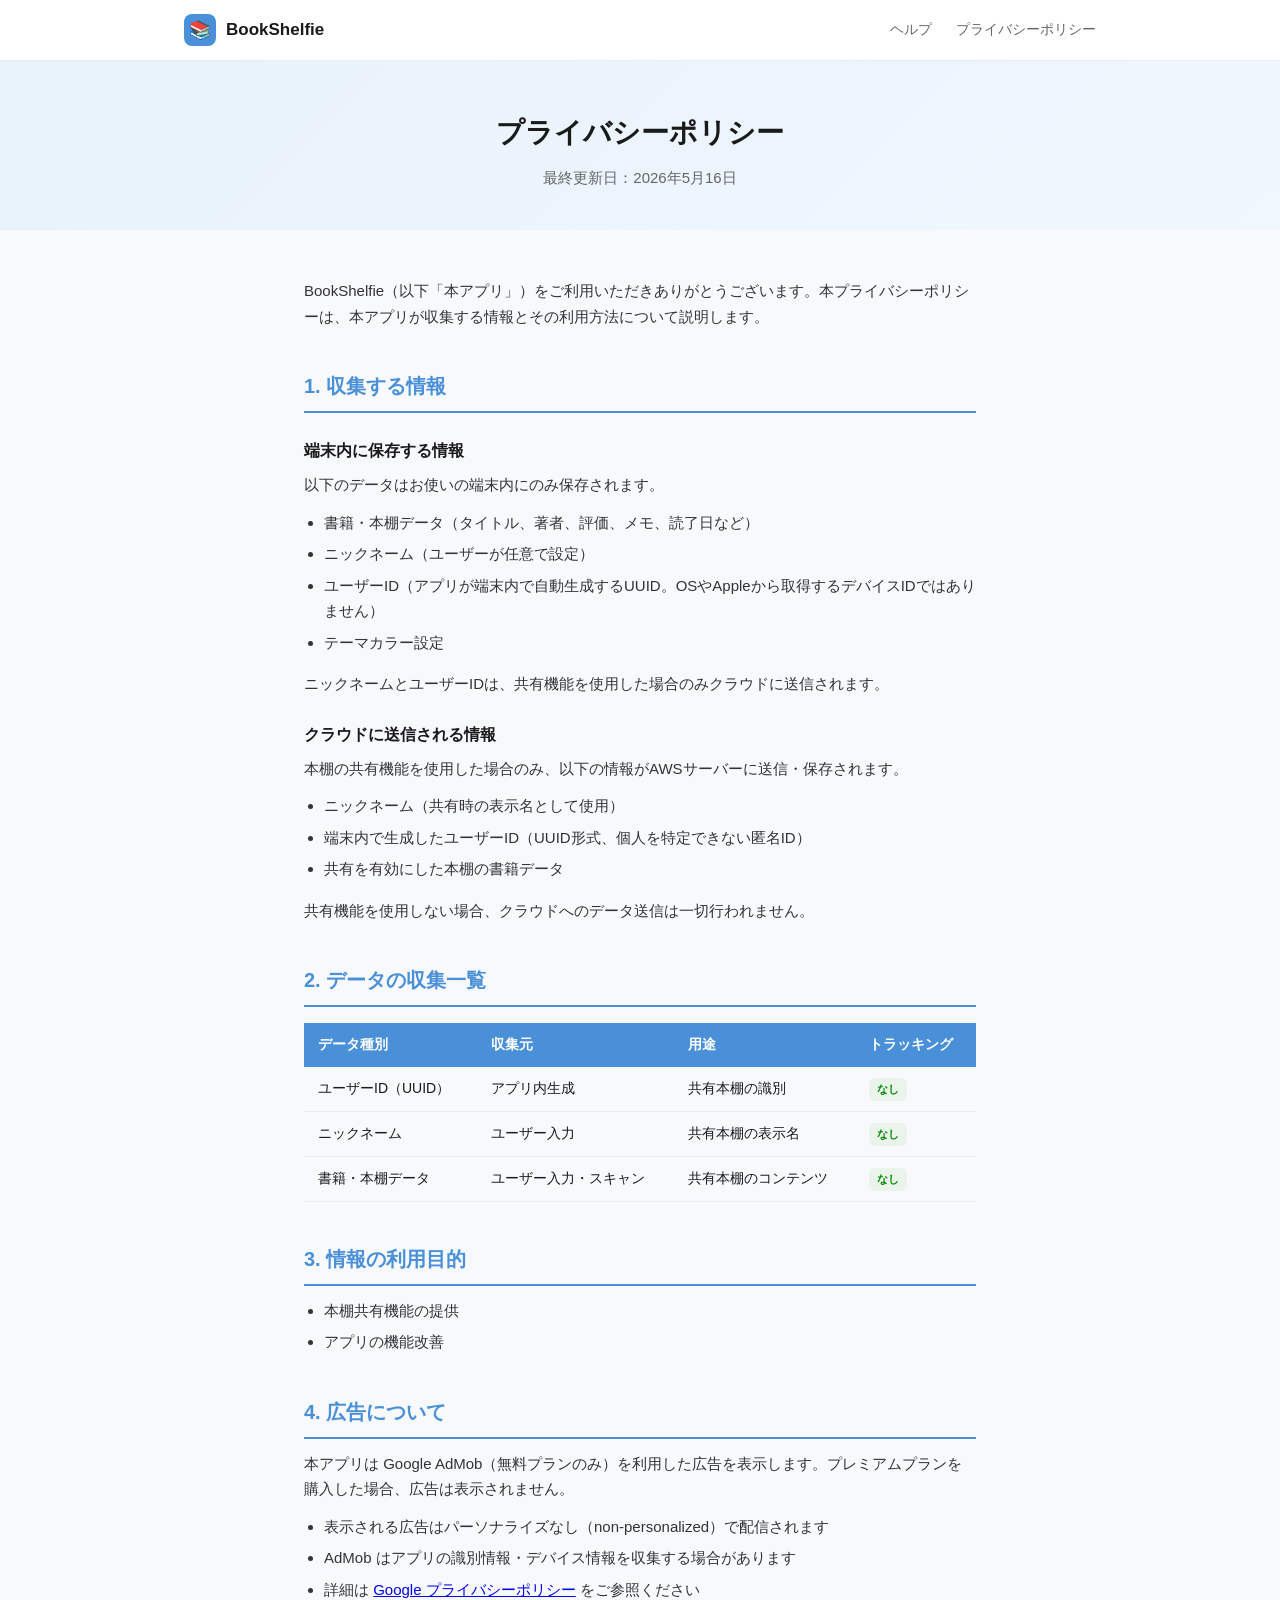
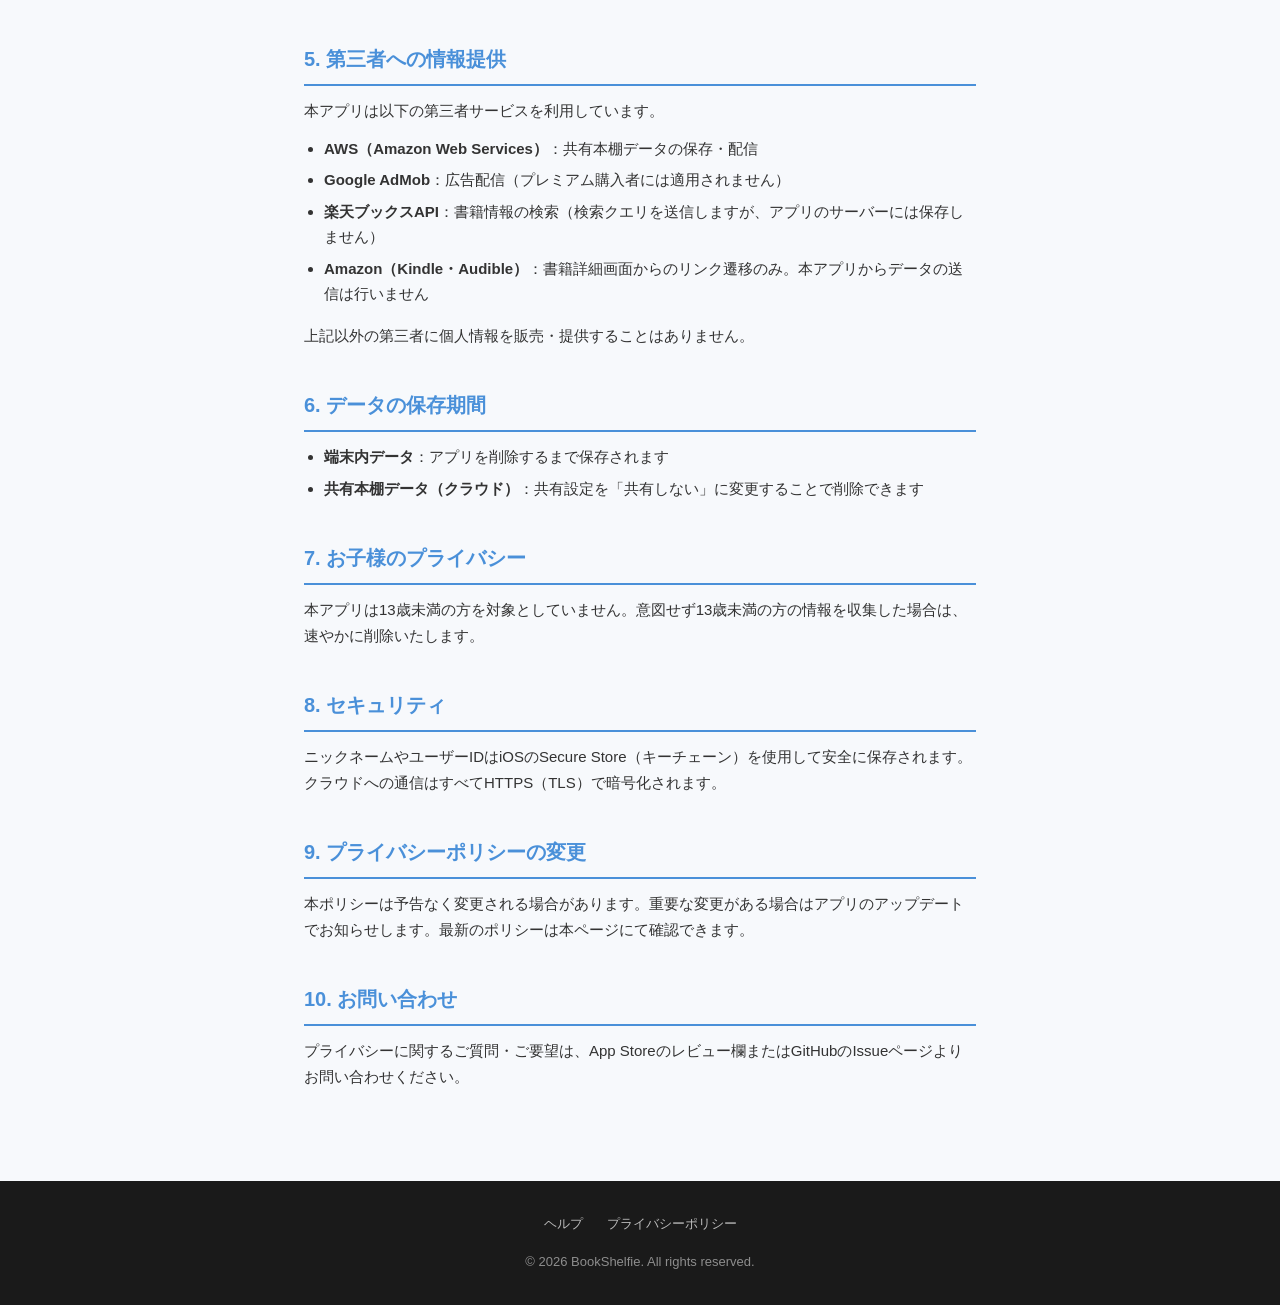
<file: docs/privacy.html>
<!DOCTYPE html>
<html lang="ja">
<head>
  <meta charset="UTF-8">
  <meta name="viewport" content="width=device-width, initial-scale=1.0">
  <title>プライバシーポリシー - BookShelfie</title>
  <meta name="description" content="BookShelfieのプライバシーポリシー">
  <link rel="stylesheet" href="style.css">
</head>
<body>

<header>
  <div class="header-inner">
    <a href="index.html" class="logo">
      <div class="logo-icon">📚</div>
      <span class="logo-name">BookShelfie</span>
    </a>
    <nav>
      <a href="help.html">ヘルプ</a>
      <a href="privacy.html">プライバシーポリシー</a>
    </nav>
  </div>
</header>

<div class="page-hero">
  <div class="container">
    <h1>プライバシーポリシー</h1>
    <p>最終更新日：2026年5月16日</p>
  </div>
</div>

<div class="content">

  <p>BookShelfie（以下「本アプリ」）をご利用いただきありがとうございます。本プライバシーポリシーは、本アプリが収集する情報とその利用方法について説明します。</p>

  <h2>1. 収集する情報</h2>

  <h3>端末内に保存する情報</h3>
  <p>以下のデータはお使いの端末内にのみ保存されます。</p>
  <ul>
    <li>書籍・本棚データ（タイトル、著者、評価、メモ、読了日など）</li>
    <li>ニックネーム（ユーザーが任意で設定）</li>
    <li>ユーザーID（アプリが端末内で自動生成するUUID。OSやAppleから取得するデバイスIDではありません）</li>
    <li>テーマカラー設定</li>
  </ul>
  <p>ニックネームとユーザーIDは、共有機能を使用した場合のみクラウドに送信されます。</p>

  <h3>クラウドに送信される情報</h3>
  <p>本棚の共有機能を使用した場合のみ、以下の情報がAWSサーバーに送信・保存されます。</p>
  <ul>
    <li>ニックネーム（共有時の表示名として使用）</li>
    <li>端末内で生成したユーザーID（UUID形式、個人を特定できない匿名ID）</li>
    <li>共有を有効にした本棚の書籍データ</li>
  </ul>
  <p>共有機能を使用しない場合、クラウドへのデータ送信は一切行われません。</p>

  <h2>2. データの収集一覧</h2>

  <table class="data-table">
    <thead>
      <tr>
        <th>データ種別</th>
        <th>収集元</th>
        <th>用途</th>
        <th>トラッキング</th>
      </tr>
    </thead>
    <tbody>
      <tr>
        <td>ユーザーID（UUID）</td>
        <td>アプリ内生成</td>
        <td>共有本棚の識別</td>
        <td><span class="badge badge-no">なし</span></td>
      </tr>
      <tr>
        <td>ニックネーム</td>
        <td>ユーザー入力</td>
        <td>共有本棚の表示名</td>
        <td><span class="badge badge-no">なし</span></td>
      </tr>
      <tr>
        <td>書籍・本棚データ</td>
        <td>ユーザー入力・スキャン</td>
        <td>共有本棚のコンテンツ</td>
        <td><span class="badge badge-no">なし</span></td>
      </tr>
    </tbody>
  </table>

  <h2>3. 情報の利用目的</h2>
  <ul>
    <li>本棚共有機能の提供</li>
    <li>アプリの機能改善</li>
  </ul>

  <h2>4. 広告について</h2>
  <p>本アプリは Google AdMob（無料プランのみ）を利用した広告を表示します。プレミアムプランを購入した場合、広告は表示されません。</p>
  <ul>
    <li>表示される広告はパーソナライズなし（non-personalized）で配信されます</li>
    <li>AdMob はアプリの識別情報・デバイス情報を収集する場合があります</li>
    <li>詳細は <a href="https://policies.google.com/privacy" target="_blank">Google プライバシーポリシー</a> をご参照ください</li>
  </ul>

  <h2>5. 第三者への情報提供</h2>
  <p>本アプリは以下の第三者サービスを利用しています。</p>
  <ul>
    <li><strong>AWS（Amazon Web Services）</strong>：共有本棚データの保存・配信</li>
    <li><strong>Google AdMob</strong>：広告配信（プレミアム購入者には適用されません）</li>
    <li><strong>楽天ブックスAPI</strong>：書籍情報の検索（検索クエリを送信しますが、アプリのサーバーには保存しません）</li>
    <li><strong>Amazon（Kindle・Audible）</strong>：書籍詳細画面からのリンク遷移のみ。本アプリからデータの送信は行いません</li>
  </ul>
  <p>上記以外の第三者に個人情報を販売・提供することはありません。</p>

  <h2>6. データの保存期間</h2>
  <ul>
    <li><strong>端末内データ</strong>：アプリを削除するまで保存されます</li>
    <li><strong>共有本棚データ（クラウド）</strong>：共有設定を「共有しない」に変更することで削除できます</li>
  </ul>

  <h2>7. お子様のプライバシー</h2>
  <p>本アプリは13歳未満の方を対象としていません。意図せず13歳未満の方の情報を収集した場合は、速やかに削除いたします。</p>

  <h2>8. セキュリティ</h2>
  <p>ニックネームやユーザーIDはiOSのSecure Store（キーチェーン）を使用して安全に保存されます。クラウドへの通信はすべてHTTPS（TLS）で暗号化されます。</p>

  <h2>9. プライバシーポリシーの変更</h2>
  <p>本ポリシーは予告なく変更される場合があります。重要な変更がある場合はアプリのアップデートでお知らせします。最新のポリシーは本ページにて確認できます。</p>

  <h2>10. お問い合わせ</h2>
  <p>プライバシーに関するご質問・ご要望は、App Storeのレビュー欄またはGitHubのIssueページよりお問い合わせください。</p>

</div>

<footer>
  <div class="footer-links">
    <a href="help.html">ヘルプ</a>
    <a href="privacy.html">プライバシーポリシー</a>
  </div>
  <p>© 2026 BookShelfie. All rights reserved.</p>
</footer>

</body>
</html>
</file>
<file: style.css>
:root {
  --primary: #4A90D9;
  --primary-dark: #357abd;
  --bg: #f7f9fc;
  --card: #fff;
  --text: #1a1a1a;
  --muted: #666;
  --border: #e8edf2;
  --radius: 14px;
}

* { box-sizing: border-box; margin: 0; padding: 0; }

body {
  font-family: -apple-system, BlinkMacSystemFont, 'Hiragino Sans', 'Yu Gothic', sans-serif;
  background: var(--bg);
  color: var(--text);
  line-height: 1.7;
}

/* ── Header ── */
header {
  background: #fff;
  border-bottom: 1px solid var(--border);
  position: sticky;
  top: 0;
  z-index: 100;
}

.header-inner {
  max-width: 960px;
  margin: 0 auto;
  padding: 0 24px;
  height: 60px;
  display: flex;
  align-items: center;
  justify-content: space-between;
}

.logo {
  display: flex;
  align-items: center;
  gap: 10px;
  text-decoration: none;
  color: var(--text);
}

.logo-icon {
  width: 32px;
  height: 32px;
  background: var(--primary);
  border-radius: 8px;
  display: flex;
  align-items: center;
  justify-content: center;
  font-size: 18px;
}

.logo-name {
  font-size: 17px;
  font-weight: 700;
}

nav {
  display: flex;
  gap: 24px;
}

nav a {
  text-decoration: none;
  color: var(--muted);
  font-size: 14px;
  font-weight: 500;
  transition: color .2s;
}

nav a:hover { color: var(--primary); }

/* ── Container ── */
.container {
  max-width: 960px;
  margin: 0 auto;
  padding: 0 24px;
}

/* ── Hero ── */
.hero {
  background: linear-gradient(135deg, #e8f2fb 0%, #f0f7ff 100%);
  padding: 80px 0 60px;
  text-align: center;
}

.hero-icon {
  width: 96px;
  height: 96px;
  background: var(--primary);
  border-radius: 24px;
  display: flex;
  align-items: center;
  justify-content: center;
  font-size: 48px;
  margin: 0 auto 24px;
  box-shadow: 0 8px 24px rgba(74,144,217,.35);
}

.hero h1 {
  font-size: 36px;
  font-weight: 800;
  margin-bottom: 12px;
  color: var(--text);
}

.hero p {
  font-size: 18px;
  color: var(--muted);
  margin-bottom: 32px;
  max-width: 480px;
  margin-left: auto;
  margin-right: auto;
}

.btn {
  display: inline-block;
  background: var(--primary);
  color: #fff;
  text-decoration: none;
  font-weight: 700;
  font-size: 15px;
  padding: 14px 32px;
  border-radius: 30px;
  box-shadow: 0 4px 16px rgba(74,144,217,.4);
  transition: background .2s, transform .1s;
}

.btn:hover { background: var(--primary-dark); transform: translateY(-1px); }

/* ── Features ── */
.section {
  padding: 64px 0;
}

.section-title {
  font-size: 24px;
  font-weight: 800;
  text-align: center;
  margin-bottom: 8px;
}

.section-sub {
  text-align: center;
  color: var(--muted);
  margin-bottom: 40px;
  font-size: 15px;
}

.features {
  display: grid;
  grid-template-columns: repeat(auto-fit, minmax(260px, 1fr));
  gap: 20px;
}

.feature-card {
  background: var(--card);
  border-radius: var(--radius);
  padding: 24px;
  box-shadow: 0 2px 12px rgba(0,0,0,.06);
  border: 1px solid var(--border);
}

.feature-icon {
  font-size: 28px;
  margin-bottom: 12px;
}

.feature-card h3 {
  font-size: 16px;
  font-weight: 700;
  margin-bottom: 8px;
}

.feature-card p {
  font-size: 14px;
  color: var(--muted);
  line-height: 1.6;
}

/* ── Premium ── */
.premium-section {
  background: linear-gradient(135deg, #1a1a2e 0%, #16213e 100%);
  color: #fff;
  padding: 64px 0;
  text-align: center;
}

.premium-section .section-title { color: #fff; }
.premium-section .section-sub { color: rgba(255,255,255,.7); }

.premium-badge {
  display: inline-block;
  background: #FFB800;
  color: #1a1a1a;
  font-size: 12px;
  font-weight: 700;
  padding: 4px 12px;
  border-radius: 20px;
  margin-bottom: 16px;
}

.premium-features {
  display: flex;
  justify-content: center;
  gap: 32px;
  flex-wrap: wrap;
  margin-top: 32px;
}

.premium-feature {
  display: flex;
  align-items: center;
  gap: 8px;
  font-size: 15px;
  color: rgba(255,255,255,.9);
}

/* ── Page content ── */
.page-hero {
  background: linear-gradient(135deg, #e8f2fb 0%, #f0f7ff 100%);
  padding: 48px 0 40px;
  text-align: center;
}

.page-hero h1 {
  font-size: 28px;
  font-weight: 800;
  margin-bottom: 8px;
}

.page-hero p {
  color: var(--muted);
  font-size: 15px;
}

.content {
  max-width: 720px;
  margin: 0 auto;
  padding: 48px 24px 80px;
}

.content h2 {
  font-size: 20px;
  font-weight: 700;
  margin: 40px 0 12px;
  padding-bottom: 8px;
  border-bottom: 2px solid var(--primary);
  color: var(--primary);
}

.content h2:first-child { margin-top: 0; }

.content h3 {
  font-size: 16px;
  font-weight: 700;
  margin: 24px 0 8px;
  color: var(--text);
}

.content p {
  font-size: 15px;
  color: #333;
  margin-bottom: 12px;
}

.content ul, .content ol {
  margin: 8px 0 16px 20px;
}

.content li {
  font-size: 15px;
  color: #333;
  margin-bottom: 6px;
}

/* ── FAQ ── */
.faq-item {
  background: var(--card);
  border-radius: var(--radius);
  padding: 20px 24px;
  margin-bottom: 12px;
  border: 1px solid var(--border);
  box-shadow: 0 1px 6px rgba(0,0,0,.04);
}

.faq-q {
  font-size: 15px;
  font-weight: 700;
  color: var(--primary);
  margin-bottom: 8px;
}

.faq-a {
  font-size: 14px;
  color: var(--muted);
  line-height: 1.6;
}

/* ── Table ── */
.data-table {
  width: 100%;
  border-collapse: collapse;
  font-size: 14px;
  margin: 16px 0;
}

.data-table th {
  background: var(--primary);
  color: #fff;
  padding: 10px 14px;
  text-align: left;
  font-weight: 600;
}

.data-table td {
  padding: 10px 14px;
  border-bottom: 1px solid var(--border);
  vertical-align: top;
}

.data-table tr:nth-child(even) td { background: #f7f9fc; }

.badge {
  display: inline-block;
  font-size: 11px;
  font-weight: 600;
  padding: 2px 8px;
  border-radius: 6px;
}

.badge-yes { background: #ffeaea; color: #d00; }
.badge-no  { background: #eaf4ea; color: #080; }

/* ── Footer ── */
footer {
  background: #1a1a1a;
  color: rgba(255,255,255,.5);
  text-align: center;
  padding: 32px 24px;
  font-size: 13px;
}

footer a { color: rgba(255,255,255,.7); text-decoration: none; }
footer a:hover { color: #fff; }

.footer-links {
  display: flex;
  justify-content: center;
  gap: 24px;
  margin-bottom: 16px;
}

/* ── Responsive ── */
@media (max-width: 600px) {
  .hero h1 { font-size: 26px; }
  .hero p { font-size: 15px; }
  nav { gap: 16px; }
  .premium-features { flex-direction: column; align-items: center; gap: 16px; }
}
</file>
<file: docs/style.css>
:root {
  --primary: #4A90D9;
  --primary-dark: #357abd;
  --bg: #f7f9fc;
  --card: #fff;
  --text: #1a1a1a;
  --muted: #666;
  --border: #e8edf2;
  --radius: 14px;
}

* { box-sizing: border-box; margin: 0; padding: 0; }

body {
  font-family: -apple-system, BlinkMacSystemFont, 'Hiragino Sans', 'Yu Gothic', sans-serif;
  background: var(--bg);
  color: var(--text);
  line-height: 1.7;
}

/* ── Header ── */
header {
  background: #fff;
  border-bottom: 1px solid var(--border);
  position: sticky;
  top: 0;
  z-index: 100;
}

.header-inner {
  max-width: 960px;
  margin: 0 auto;
  padding: 0 24px;
  height: 60px;
  display: flex;
  align-items: center;
  justify-content: space-between;
}

.logo {
  display: flex;
  align-items: center;
  gap: 10px;
  text-decoration: none;
  color: var(--text);
}

.logo-icon {
  width: 32px;
  height: 32px;
  background: var(--primary);
  border-radius: 8px;
  display: flex;
  align-items: center;
  justify-content: center;
  font-size: 18px;
}

.logo-name {
  font-size: 17px;
  font-weight: 700;
}

nav {
  display: flex;
  gap: 24px;
}

nav a {
  text-decoration: none;
  color: var(--muted);
  font-size: 14px;
  font-weight: 500;
  transition: color .2s;
}

nav a:hover { color: var(--primary); }

/* ── Container ── */
.container {
  max-width: 960px;
  margin: 0 auto;
  padding: 0 24px;
}

/* ── Hero ── */
.hero {
  background: linear-gradient(135deg, #e8f2fb 0%, #f0f7ff 100%);
  padding: 80px 0 60px;
  text-align: center;
}

.hero-icon {
  width: 96px;
  height: 96px;
  background: var(--primary);
  border-radius: 24px;
  display: flex;
  align-items: center;
  justify-content: center;
  font-size: 48px;
  margin: 0 auto 24px;
  box-shadow: 0 8px 24px rgba(74,144,217,.35);
}

.hero h1 {
  font-size: 36px;
  font-weight: 800;
  margin-bottom: 12px;
  color: var(--text);
}

.hero p {
  font-size: 18px;
  color: var(--muted);
  margin-bottom: 32px;
  max-width: 480px;
  margin-left: auto;
  margin-right: auto;
}

.btn {
  display: inline-block;
  background: var(--primary);
  color: #fff;
  text-decoration: none;
  font-weight: 700;
  font-size: 15px;
  padding: 14px 32px;
  border-radius: 30px;
  box-shadow: 0 4px 16px rgba(74,144,217,.4);
  transition: background .2s, transform .1s;
}

.btn:hover { background: var(--primary-dark); transform: translateY(-1px); }

/* ── Features ── */
.section {
  padding: 64px 0;
}

.section-title {
  font-size: 24px;
  font-weight: 800;
  text-align: center;
  margin-bottom: 8px;
}

.section-sub {
  text-align: center;
  color: var(--muted);
  margin-bottom: 40px;
  font-size: 15px;
}

.features {
  display: grid;
  grid-template-columns: repeat(auto-fit, minmax(260px, 1fr));
  gap: 20px;
}

.feature-card {
  background: var(--card);
  border-radius: var(--radius);
  padding: 24px;
  box-shadow: 0 2px 12px rgba(0,0,0,.06);
  border: 1px solid var(--border);
}

.feature-icon {
  font-size: 28px;
  margin-bottom: 12px;
}

.feature-card h3 {
  font-size: 16px;
  font-weight: 700;
  margin-bottom: 8px;
}

.feature-card p {
  font-size: 14px;
  color: var(--muted);
  line-height: 1.6;
}

/* ── Premium ── */
.premium-section {
  background: linear-gradient(135deg, #1a1a2e 0%, #16213e 100%);
  color: #fff;
  padding: 64px 0;
  text-align: center;
}

.premium-section .section-title { color: #fff; }
.premium-section .section-sub { color: rgba(255,255,255,.7); }

.premium-badge {
  display: inline-block;
  background: #FFB800;
  color: #1a1a1a;
  font-size: 12px;
  font-weight: 700;
  padding: 4px 12px;
  border-radius: 20px;
  margin-bottom: 16px;
}

.premium-features {
  display: flex;
  justify-content: center;
  gap: 32px;
  flex-wrap: wrap;
  margin-top: 32px;
}

.premium-feature {
  display: flex;
  align-items: center;
  gap: 8px;
  font-size: 15px;
  color: rgba(255,255,255,.9);
}

/* ── Page content ── */
.page-hero {
  background: linear-gradient(135deg, #e8f2fb 0%, #f0f7ff 100%);
  padding: 48px 0 40px;
  text-align: center;
}

.page-hero h1 {
  font-size: 28px;
  font-weight: 800;
  margin-bottom: 8px;
}

.page-hero p {
  color: var(--muted);
  font-size: 15px;
}

.content {
  max-width: 720px;
  margin: 0 auto;
  padding: 48px 24px 80px;
}

.content h2 {
  font-size: 20px;
  font-weight: 700;
  margin: 40px 0 12px;
  padding-bottom: 8px;
  border-bottom: 2px solid var(--primary);
  color: var(--primary);
}

.content h2:first-child { margin-top: 0; }

.content h3 {
  font-size: 16px;
  font-weight: 700;
  margin: 24px 0 8px;
  color: var(--text);
}

.content p {
  font-size: 15px;
  color: #333;
  margin-bottom: 12px;
}

.content ul, .content ol {
  margin: 8px 0 16px 20px;
}

.content li {
  font-size: 15px;
  color: #333;
  margin-bottom: 6px;
}

/* ── FAQ ── */
.faq-item {
  background: var(--card);
  border-radius: var(--radius);
  padding: 20px 24px;
  margin-bottom: 12px;
  border: 1px solid var(--border);
  box-shadow: 0 1px 6px rgba(0,0,0,.04);
}

.faq-q {
  font-size: 15px;
  font-weight: 700;
  color: var(--primary);
  margin-bottom: 8px;
}

.faq-a {
  font-size: 14px;
  color: var(--muted);
  line-height: 1.6;
}

/* ── Table ── */
.data-table {
  width: 100%;
  border-collapse: collapse;
  font-size: 14px;
  margin: 16px 0;
}

.data-table th {
  background: var(--primary);
  color: #fff;
  padding: 10px 14px;
  text-align: left;
  font-weight: 600;
}

.data-table td {
  padding: 10px 14px;
  border-bottom: 1px solid var(--border);
  vertical-align: top;
}

.data-table tr:nth-child(even) td { background: #f7f9fc; }

.badge {
  display: inline-block;
  font-size: 11px;
  font-weight: 600;
  padding: 2px 8px;
  border-radius: 6px;
}

.badge-yes { background: #ffeaea; color: #d00; }
.badge-no  { background: #eaf4ea; color: #080; }

/* ── Footer ── */
footer {
  background: #1a1a1a;
  color: rgba(255,255,255,.5);
  text-align: center;
  padding: 32px 24px;
  font-size: 13px;
}

footer a { color: rgba(255,255,255,.7); text-decoration: none; }
footer a:hover { color: #fff; }

.footer-links {
  display: flex;
  justify-content: center;
  gap: 24px;
  margin-bottom: 16px;
}

/* ── Responsive ── */
@media (max-width: 600px) {
  .hero h1 { font-size: 26px; }
  .hero p { font-size: 15px; }
  nav { gap: 16px; }
  .premium-features { flex-direction: column; align-items: center; gap: 16px; }
}
</file>
